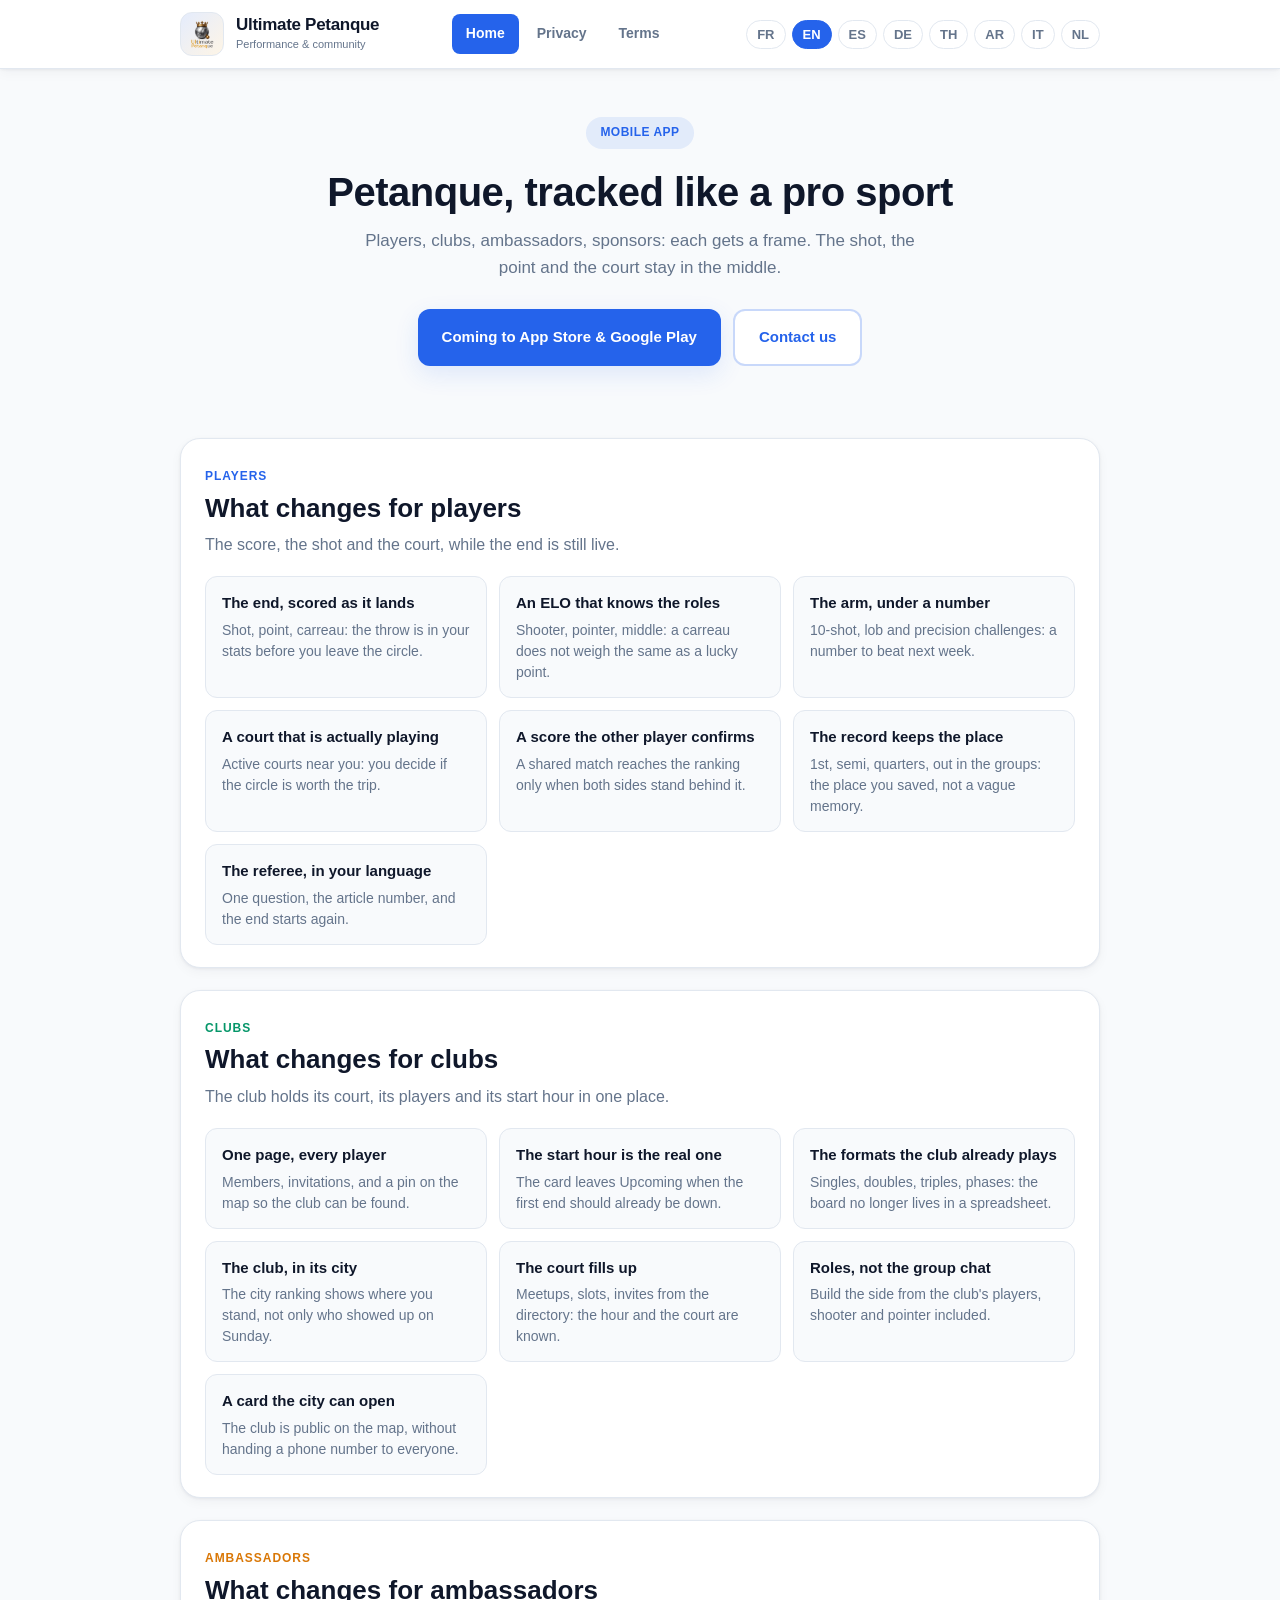
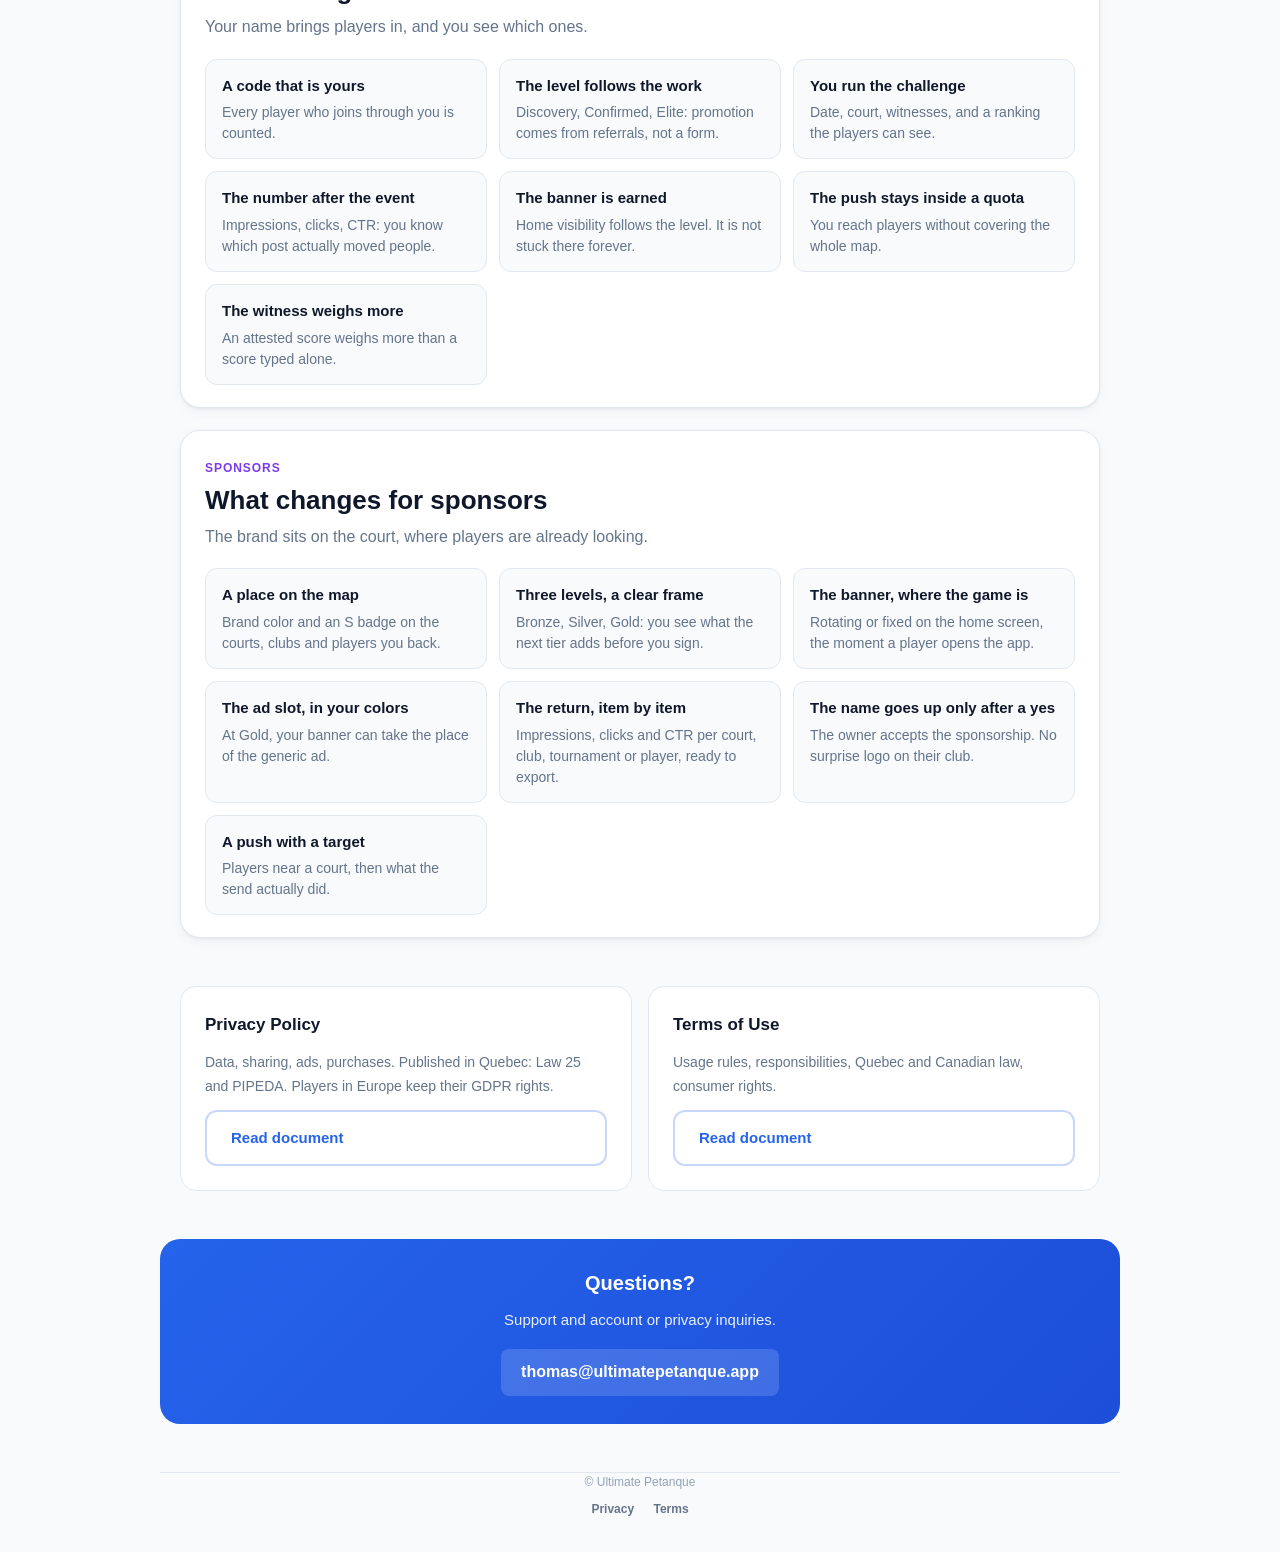
<file: index.html>
<!DOCTYPE html>
<html lang="fr">
<head>
  <meta charset="UTF-8">
  <meta name="viewport" content="width=device-width, initial-scale=1.0">
  <meta name="description" content="Ultimate Petanque — suivi de performances pour joueurs, clubs, ambassadeurs et sponsors.">
  <title>Ultimate Petanque — Application mobile</title>
  <link rel="stylesheet" href="styles/site.css">
  <link rel="icon" href="assets/logo.png" type="image/png">
</head>
<body class="lang-fr" data-page="home" data-title-fr="Ultimate Petanque — Application mobile" data-title-en="Ultimate Petanque — Mobile app">
  <header class="site-header">
    <div class="site-header-inner">
      <a href="index.html" class="brand">
        <img src="assets/logo.png" alt="" class="brand-logo" width="44" height="44" onerror="this.style.display='none';this.nextElementSibling.style.display='flex'">
        <span class="brand-logo-fallback" style="display:none" aria-hidden="true">🌍</span>
        <span class="brand-text">
          <span class="brand-name">Ultimate Petanque</span>
          <span class="brand-tagline" lang="fr">Performance &amp; communauté</span>
          <span class="brand-tagline" lang="en">Performance &amp; community</span>
        </span>
      </a>
      <nav class="site-nav" aria-label="Main">
        <a href="index.html"><span lang="fr">Accueil</span><span lang="en">Home</span></a>
        <a href="privacy-policy.html"><span lang="fr">Confidentialité</span><span lang="en">Privacy</span></a>
        <a href="terms-of-service.html"><span lang="fr">Conditions</span><span lang="en">Terms</span></a>
      </nav>
      <div class="lang-switch" role="group" aria-label="Language">
        <button type="button" data-lang="fr" class="active">FR</button>
        <button type="button" data-lang="en">EN</button>
        <button type="button" data-lang="es">ES</button>
        <button type="button" data-lang="de">DE</button>
        <button type="button" data-lang="th">TH</button>
        <button type="button" data-lang="ar">AR</button>
        <button type="button" data-lang="it">IT</button>
        <button type="button" data-lang="nl">NL</button>
      </div>
    </div>
  </header>

  <main>
    <section class="hero-home">
      <div class="hero-home-badge" lang="fr">Application mobile</div>
      <div class="hero-home-badge" lang="en">Mobile app</div>
      <h1 lang="fr">La pétanque, suivie comme un sport de haut niveau</h1>
      <h1 lang="en">Petanque, tracked like a pro sport</h1>
      <p class="lead" lang="fr">Joueurs, clubs, ambassadeurs, sponsors : chacun a son cadre. Le tir, le point et le terrain restent au centre.</p>
      <p class="lead" lang="en">Players, clubs, ambassadors, sponsors: each gets a frame. The shot, the point and the court stay in the middle.</p>
      <div class="hero-cta">
        <span class="btn btn-primary" lang="fr">Bientôt sur App Store &amp; Google Play</span>
        <span class="btn btn-primary" lang="en">Coming to App Store &amp; Google Play</span>
        <a href="mailto:thomas@ultimatepetanque.app" class="btn btn-secondary" lang="fr">Nous contacter</a>
        <a href="mailto:thomas@ultimatepetanque.app" class="btn btn-secondary" lang="en">Contact us</a>
      </div>
    </section>

    <section class="audiences" aria-label="Audiences">
      <article class="audience" id="players">
        <p class="audience-kicker" style="color:#2563EB" lang="fr">Joueurs</p>
        <p class="audience-kicker" style="color:#2563EB" lang="en">Players</p>
        <h2 lang="fr">Ce qui change pour les joueurs</h2>
        <h2 lang="en">What changes for players</h2>
        <p class="audience-lead" lang="fr">Le score, le tir et le terrain, pendant que la mène est encore en cours.</p>
        <p class="audience-lead" lang="en">The score, the shot and the court, while the end is still live.</p>
        <ul class="benefit-list">
          <li>
            <strong lang="fr">La mène, notée tout de suite</strong>
            <strong lang="en">The end, scored as it lands</strong>
            <span lang="fr">Tir, point, carreau : le geste est dans les stats avant de quitter le cercle.</span>
            <span lang="en">Shot, point, carreau: the throw is in your stats before you leave the circle.</span>
          </li>
          <li>
            <strong lang="fr">Un ELO qui distingue les rôles</strong>
            <strong lang="en">An ELO that knows the roles</strong>
            <span lang="fr">Tireur, pointeur, milieu : un carreau n'a pas le même poids qu'un point chanceux.</span>
            <span lang="en">Shooter, pointer, middle: a carreau does not weigh the same as a lucky point.</span>
          </li>
          <li>
            <strong lang="fr">Le bras, sous un chiffre</strong>
            <strong lang="en">The arm, under a number</strong>
            <span lang="fr">Défis 10 tirs, tir sauté, précision : un score à battre la semaine suivante.</span>
            <span lang="en">10-shot, lob and precision challenges: a number to beat next week.</span>
          </li>
          <li>
            <strong lang="fr">Un terrain qui joue vraiment</strong>
            <strong lang="en">A court that is actually playing</strong>
            <span lang="fr">Les terrains actifs près de vous : vous décidez si le cercle vaut le déplacement.</span>
            <span lang="en">Active courts near you: you decide if the circle is worth the trip.</span>
          </li>
          <li>
            <strong lang="fr">Un score que l'autre confirme</strong>
            <strong lang="en">A score the other player confirms</strong>
            <span lang="fr">Un match partagé n'entre au classement que si les deux camps le valident.</span>
            <span lang="en">A shared match reaches the ranking only when both sides stand behind it.</span>
          </li>
          <li>
            <strong lang="fr">Le palmarès garde la place</strong>
            <strong lang="en">The record keeps the place</strong>
            <span lang="fr">1er, demi-finale, quart, éliminé en poules : la place enregistrée, pas un souvenir flou.</span>
            <span lang="en">1st, semi, quarters, out in the groups: the place you saved, not a vague memory.</span>
          </li>
          <li>
            <strong lang="fr">L'arbitre, dans votre langue</strong>
            <strong lang="en">The referee, in your language</strong>
            <span lang="fr">Une question, le numéro d'article, et la mène reprend.</span>
            <span lang="en">One question, the article number, and the end starts again.</span>
          </li>
        </ul>
      </article>

      <article class="audience" id="clubs">
        <p class="audience-kicker" style="color:#059669" lang="fr">Clubs</p>
        <p class="audience-kicker" style="color:#059669" lang="en">Clubs</p>
        <h2 lang="fr">Ce qui change pour les clubs</h2>
        <h2 lang="en">What changes for clubs</h2>
        <p class="audience-lead" lang="fr">Le club tient son terrain, ses joueurs et son heure de début au même endroit.</p>
        <p class="audience-lead" lang="en">The club holds its court, its players and its start hour in one place.</p>
        <ul class="benefit-list">
          <li>
            <strong lang="fr">Une page, tous les joueurs</strong>
            <strong lang="en">One page, every player</strong>
            <span lang="fr">Membres, invitations, et une épingle sur la carte pour que le club se trouve.</span>
            <span lang="en">Members, invitations, and a pin on the map so the club can be found.</span>
          </li>
          <li>
            <strong lang="fr">L'heure de début est la vraie</strong>
            <strong lang="en">The start hour is the real one</strong>
            <span lang="fr">La carte quitte « À venir » quand la première mène devrait déjà être posée.</span>
            <span lang="en">The card leaves Upcoming when the first end should already be down.</span>
          </li>
          <li>
            <strong lang="fr">Les formats du club</strong>
            <strong lang="en">The formats the club already plays</strong>
            <span lang="fr">Tête-à-tête, doublette, triplette, phases : le tableau n'habite plus un tableur.</span>
            <span lang="en">Singles, doubles, triples, phases: the board no longer lives in a spreadsheet.</span>
          </li>
          <li>
            <strong lang="fr">Le club, dans sa ville</strong>
            <strong lang="en">The club, in its city</strong>
            <span lang="fr">Le classement de ville dit où vous en êtes, pas seulement qui était là dimanche.</span>
            <span lang="en">The city ranking shows where you stand, not only who showed up on Sunday.</span>
          </li>
          <li>
            <strong lang="fr">Le terrain se remplit</strong>
            <strong lang="en">The court fills up</strong>
            <span lang="fr">Rendez-vous, créneaux, invitations depuis l'annuaire : l'heure et le terrain sont connus.</span>
            <span lang="en">Meetups, slots, invites from the directory: the hour and the court are known.</span>
          </li>
          <li>
            <strong lang="fr">Les rôles, pas le groupe de discussion</strong>
            <strong lang="en">Roles, not the group chat</strong>
            <span lang="fr">Montez l'équipe avec les joueurs du club, tireur et pointeur compris.</span>
            <span lang="en">Build the side from the club's players, shooter and pointer included.</span>
          </li>
          <li>
            <strong lang="fr">Une fiche que la ville peut ouvrir</strong>
            <strong lang="en">A card the city can open</strong>
            <span lang="fr">Le club est public sur la carte, sans donner un numéro à tout le monde.</span>
            <span lang="en">The club is public on the map, without handing a phone number to everyone.</span>
          </li>
        </ul>
      </article>

      <article class="audience" id="ambassadors">
        <p class="audience-kicker" style="color:#D97706" lang="fr">Ambassadeurs</p>
        <p class="audience-kicker" style="color:#D97706" lang="en">Ambassadors</p>
        <h2 lang="fr">Ce qui change pour les ambassadeurs</h2>
        <h2 lang="en">What changes for ambassadors</h2>
        <p class="audience-lead" lang="fr">Votre nom amène des joueurs, et vous voyez lesquels.</p>
        <p class="audience-lead" lang="en">Your name brings players in, and you see which ones.</p>
        <ul class="benefit-list">
          <li>
            <strong lang="fr">Un code qui est le vôtre</strong>
            <strong lang="en">A code that is yours</strong>
            <span lang="fr">Chaque joueur qui arrive par vous est compté.</span>
            <span lang="en">Every player who joins through you is counted.</span>
          </li>
          <li>
            <strong lang="fr">Le niveau suit le travail</strong>
            <strong lang="en">The level follows the work</strong>
            <span lang="fr">Découverte, Confirmé, Élite : la promotion vient des parrainages, pas d'un formulaire.</span>
            <span lang="en">Discovery, Confirmed, Elite: promotion comes from referrals, not a form.</span>
          </li>
          <li>
            <strong lang="fr">Le défi, vous le tenez</strong>
            <strong lang="en">You run the challenge</strong>
            <span lang="fr">Date, terrain, témoins, et un classement que les joueurs voient.</span>
            <span lang="en">Date, court, witnesses, and a ranking the players can see.</span>
          </li>
          <li>
            <strong lang="fr">Le chiffre après l'événement</strong>
            <strong lang="en">The number after the event</strong>
            <span lang="fr">Impressions, clics, CTR : vous savez quel post a vraiment déplacé du monde.</span>
            <span lang="en">Impressions, clicks, CTR: you know which post actually moved people.</span>
          </li>
          <li>
            <strong lang="fr">La bannière se mérite</strong>
            <strong lang="en">The banner is earned</strong>
            <span lang="fr">La visibilité à l'accueil suit le niveau. Elle n'est pas collée pour toujours.</span>
            <span lang="en">Home visibility follows the level. It is not stuck there forever.</span>
          </li>
          <li>
            <strong lang="fr">Le push reste dans un quota</strong>
            <strong lang="en">The push stays inside a quota</strong>
            <span lang="fr">Vous touchez des joueurs sans arroser toute la carte.</span>
            <span lang="en">You reach players without covering the whole map.</span>
          </li>
          <li>
            <strong lang="fr">Le témoin pèse plus</strong>
            <strong lang="en">The witness weighs more</strong>
            <span lang="fr">Un score attesté compte davantage qu'un score saisi seul.</span>
            <span lang="en">An attested score weighs more than a score typed alone.</span>
          </li>
        </ul>
      </article>

      <article class="audience" id="sponsors">
        <p class="audience-kicker" style="color:#7C3AED" lang="fr">Sponsors</p>
        <p class="audience-kicker" style="color:#7C3AED" lang="en">Sponsors</p>
        <h2 lang="fr">Ce qui change pour les sponsors</h2>
        <h2 lang="en">What changes for sponsors</h2>
        <p class="audience-lead" lang="fr">La marque est sur le terrain, là où les joueurs regardent déjà.</p>
        <p class="audience-lead" lang="en">The brand sits on the court, where players are already looking.</p>
        <ul class="benefit-list">
          <li>
            <strong lang="fr">Une place sur la carte</strong>
            <strong lang="en">A place on the map</strong>
            <span lang="fr">Couleur de marque et badge S sur les terrains, clubs et joueurs que vous soutenez.</span>
            <span lang="en">Brand color and an S badge on the courts, clubs and players you back.</span>
          </li>
          <li>
            <strong lang="fr">Trois niveaux, un cadre clair</strong>
            <strong lang="en">Three levels, a clear frame</strong>
            <span lang="fr">Bronze, Argent, Or : vous voyez ce que le palier suivant ajoute avant de signer.</span>
            <span lang="en">Bronze, Silver, Gold: you see what the next tier adds before you sign.</span>
          </li>
          <li>
            <strong lang="fr">La bannière, là où ça se joue</strong>
            <strong lang="en">The banner, where the game is</strong>
            <span lang="fr">Tournante ou fixe sur l'accueil, au moment où le joueur ouvre l'app.</span>
            <span lang="en">Rotating or fixed on the home screen, the moment a player opens the app.</span>
          </li>
          <li>
            <strong lang="fr">L'emplacement pub, à vos couleurs</strong>
            <strong lang="en">The ad slot, in your colors</strong>
            <span lang="fr">En Or, votre bannière peut prendre la place de la publicité générique.</span>
            <span lang="en">At Gold, your banner can take the place of the generic ad.</span>
          </li>
          <li>
            <strong lang="fr">Le retour, item par item</strong>
            <strong lang="en">The return, item by item</strong>
            <span lang="fr">Impressions, clics, CTR par terrain, club, tournoi ou joueur, prêts à exporter.</span>
            <span lang="en">Impressions, clicks and CTR per court, club, tournament or player, ready to export.</span>
          </li>
          <li>
            <strong lang="fr">Le nom ne s'affiche qu'avec un oui</strong>
            <strong lang="en">The name goes up only after a yes</strong>
            <span lang="fr">Le propriétaire accepte le sponsoring. Pas de logo surprise sur son club.</span>
            <span lang="en">The owner accepts the sponsorship. No surprise logo on their club.</span>
          </li>
          <li>
            <strong lang="fr">Un push qui a une cible</strong>
            <strong lang="en">A push with a target</strong>
            <span lang="fr">Des joueurs près d'un terrain, puis le résultat réel de l'envoi.</span>
            <span lang="en">Players near a court, then what the send actually did.</span>
          </li>
        </ul>
      </article>
    </section>

    <section class="legal-links-section">
      <div class="legal-cards">
        <article class="legal-card">
          <h3 lang="fr">Politique de confidentialité</h3>
          <h3 lang="en">Privacy Policy</h3>
          <p lang="fr">Données, partage, publicité, achats. Édité au Québec : Loi 25 et LPRPDE. Les joueurs en Europe conservent leurs droits RGPD.</p>
          <p lang="en">Data, sharing, ads, purchases. Published in Quebec: Law 25 and PIPEDA. Players in Europe keep their GDPR rights.</p>
          <a href="privacy-policy.html" class="btn btn-secondary" lang="fr">Lire le document</a>
          <a href="privacy-policy.html" class="btn btn-secondary" lang="en">Read document</a>
        </article>
        <article class="legal-card">
          <h3 lang="fr">Conditions d'utilisation</h3>
          <h3 lang="en">Terms of Use</h3>
          <p lang="fr">Règles d'usage, responsabilités, droit du Québec et du Canada, droits des consommateurs.</p>
          <p lang="en">Usage rules, responsibilities, Quebec and Canadian law, consumer rights.</p>
          <a href="terms-of-service.html" class="btn btn-secondary" lang="fr">Lire le document</a>
          <a href="terms-of-service.html" class="btn btn-secondary" lang="en">Read document</a>
        </article>
      </div>
    </section>

    <section class="contact-strip">
      <h2 lang="fr">Une question ?</h2>
      <h2 lang="en">Questions?</h2>
      <p lang="fr">Support et demandes liées au compte ou à la confidentialité.</p>
      <p lang="en">Support and account or privacy inquiries.</p>
      <a href="mailto:thomas@ultimatepetanque.app">thomas@ultimatepetanque.app</a>
    </section>
  </main>

  <footer class="page-footer" style="max-width:960px;margin:0 auto 32px;padding:0 20px">
    <p>© Ultimate Petanque</p>
    <p style="margin-top:8px">
      <a href="privacy-policy.html" lang="fr">Confidentialité</a>
      <a href="privacy-policy.html" lang="en">Privacy</a>
      <a href="terms-of-service.html" lang="fr">Conditions</a>
      <a href="terms-of-service.html" lang="en">Terms</a>
    </p>
  </footer>
  <script src="js/dict.js"></script>
  <script src="js/dict-legal.js"></script>
  <script src="js/dict-legal-b.js"></script>
  <script src="js/dict-legal-c.js"></script>
  <script src="js/dict-legal-d.js"></script>
  <script src="js/dict-legal-e.js"></script>
  <script src="js/dict-legal-f.js"></script>
  <script src="js/dict-legal-g.js"></script>
  <script src="js/dict-legal-h.js"></script>
  <script src="js/dict-legal-i.js"></script>
  <script src="js/site.js"></script>
  <script src="js/analytics.js"></script>
</body>
</html>
</file>
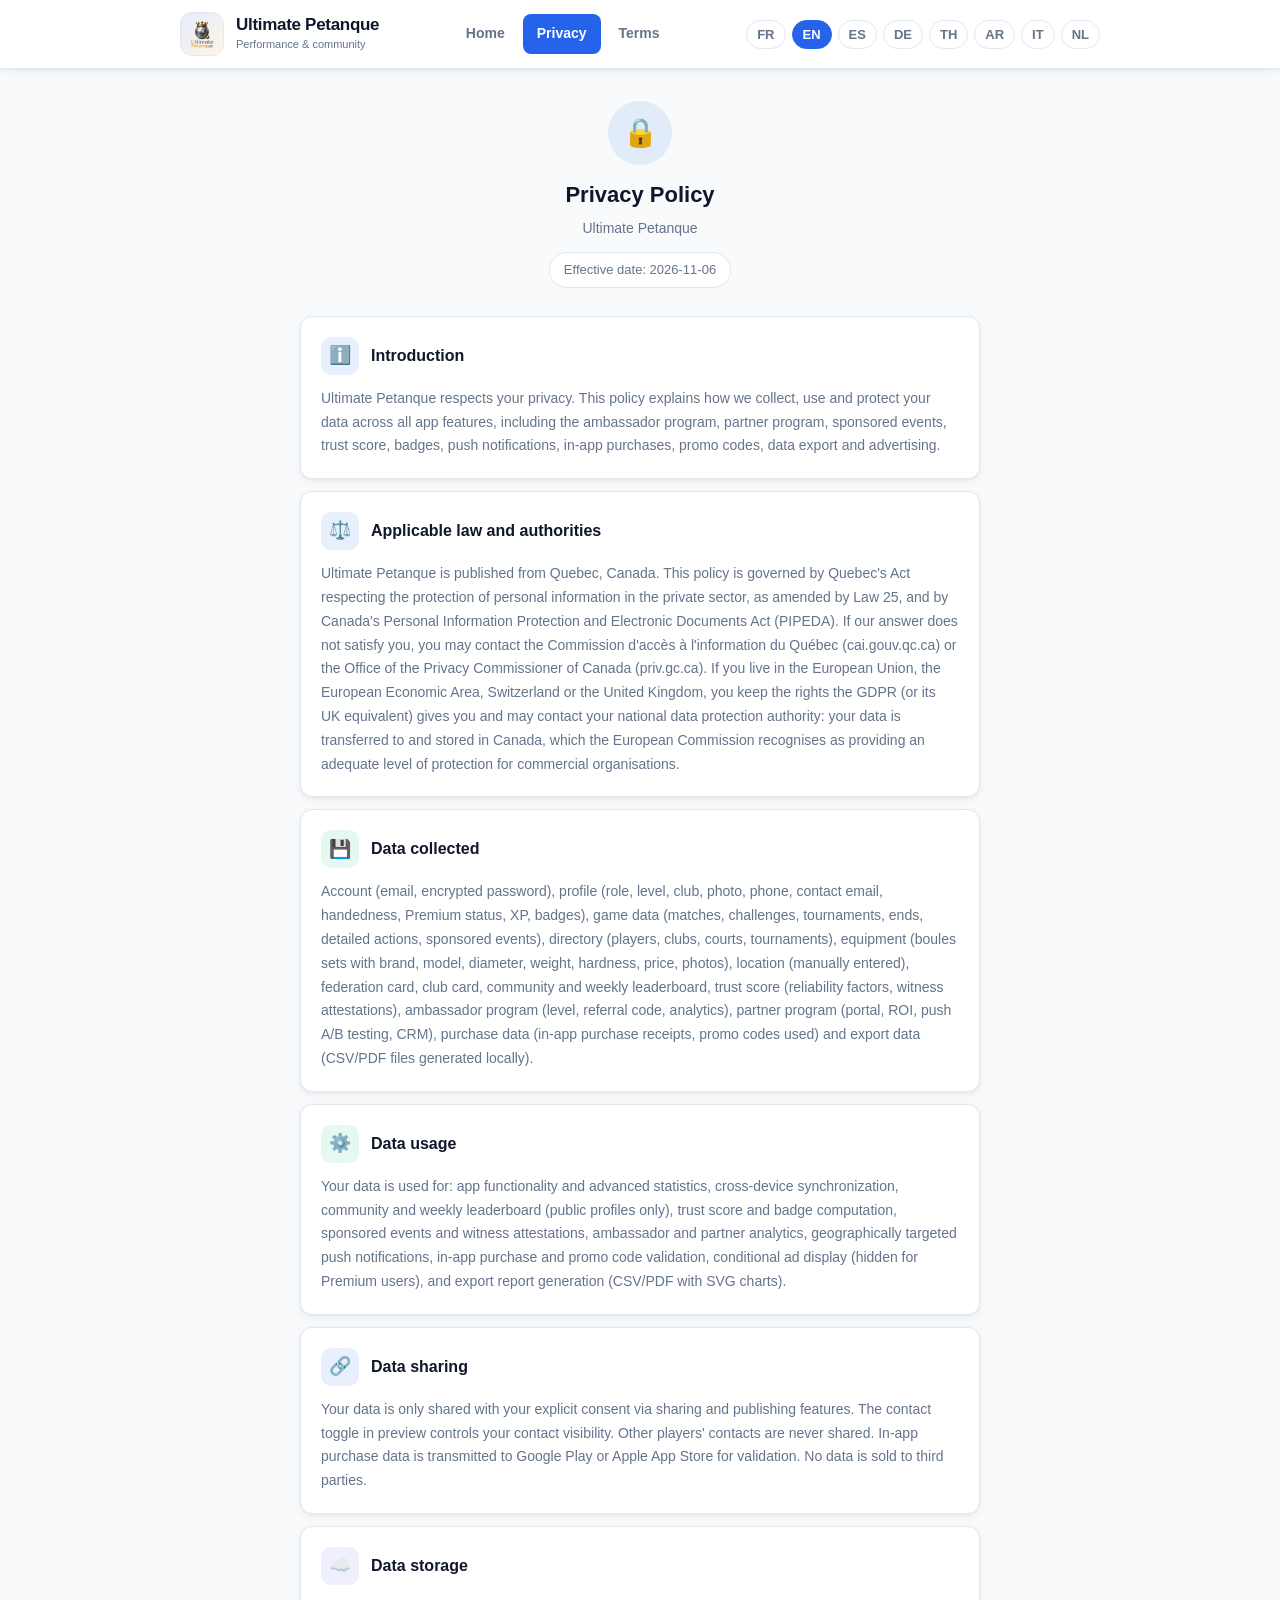
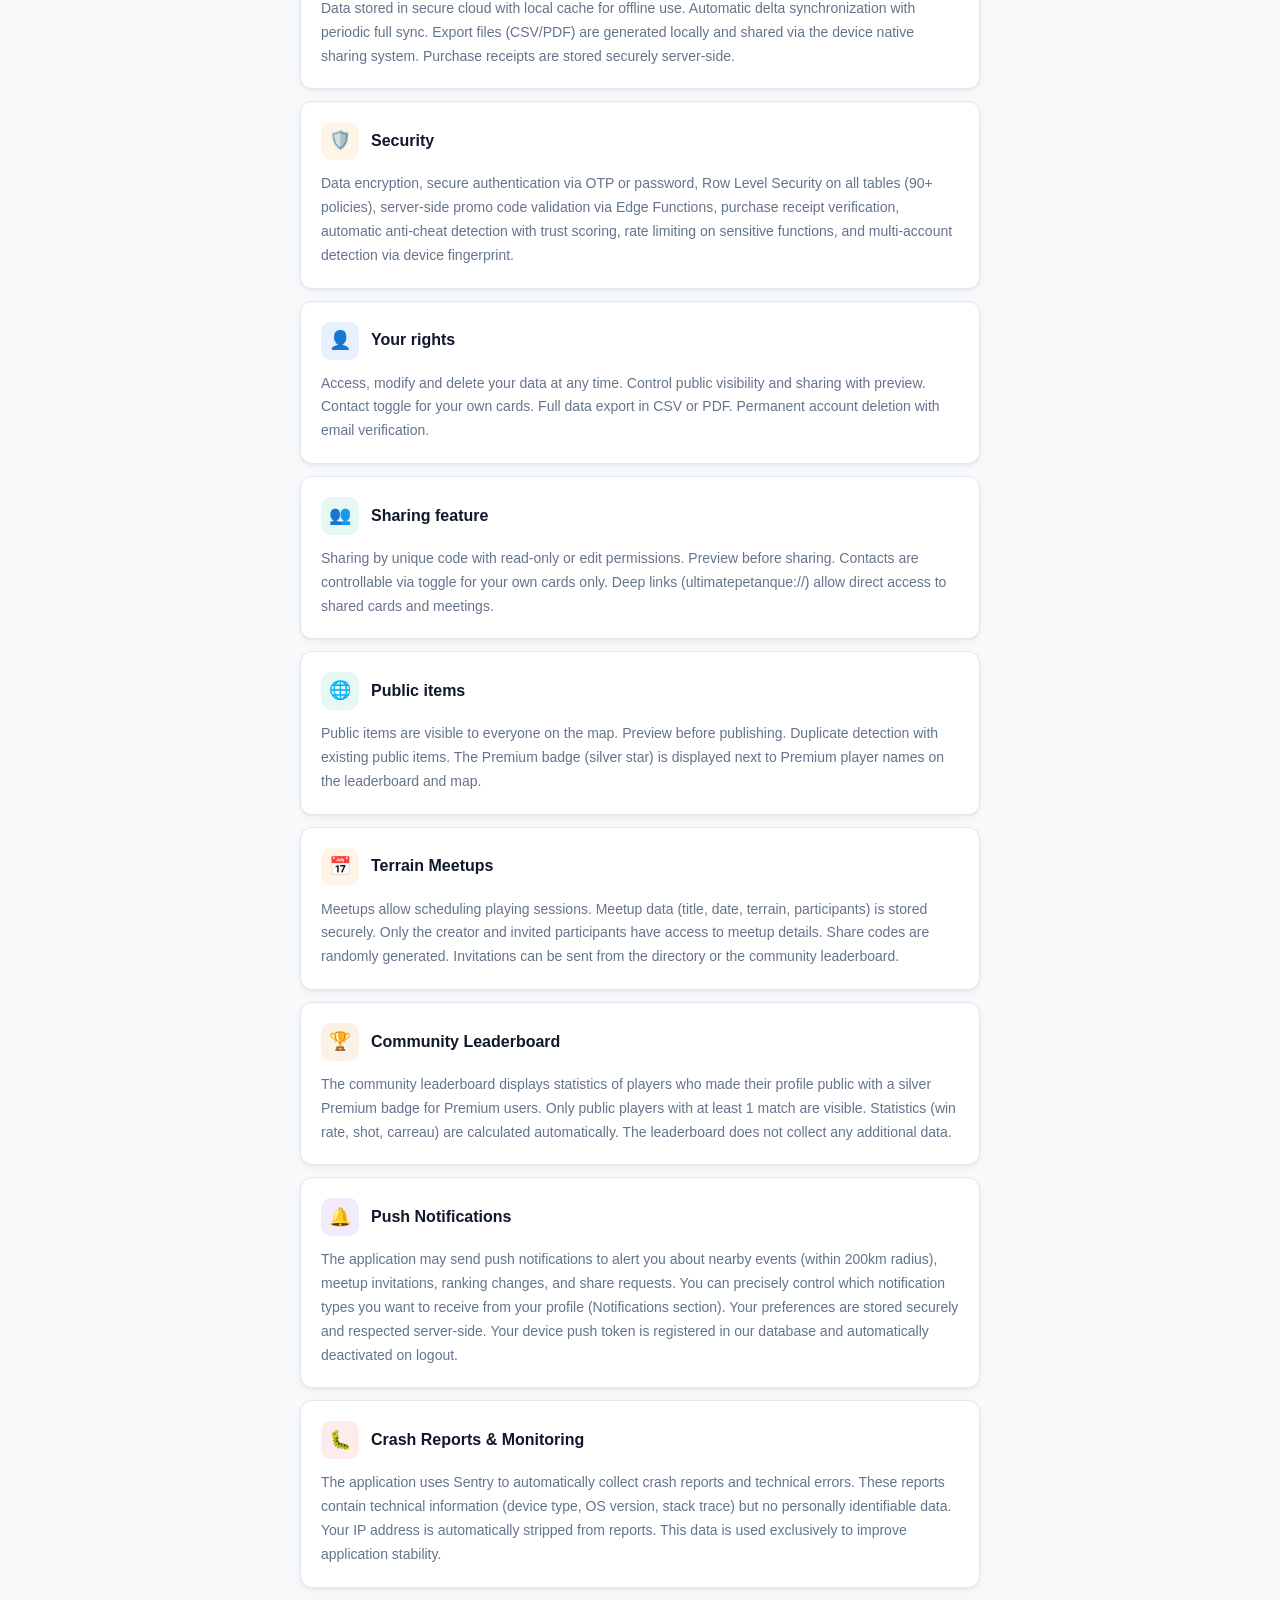
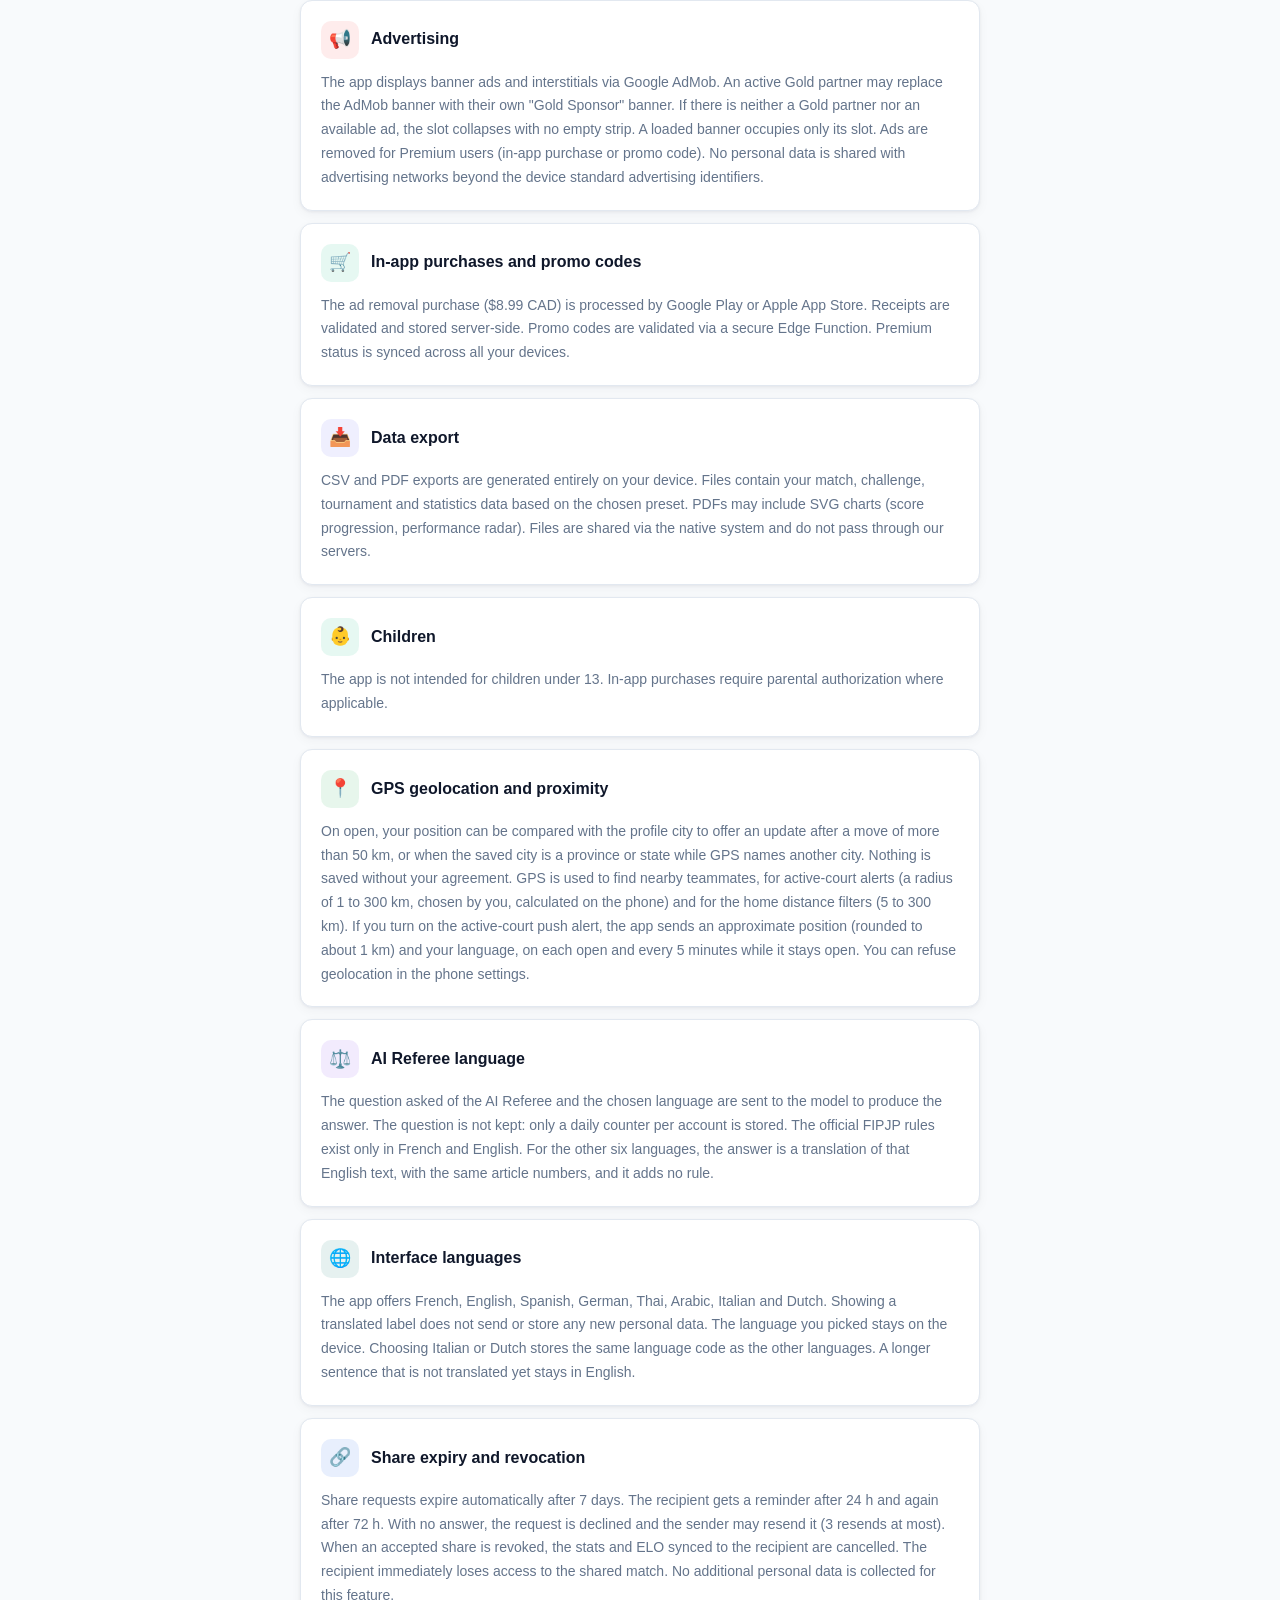
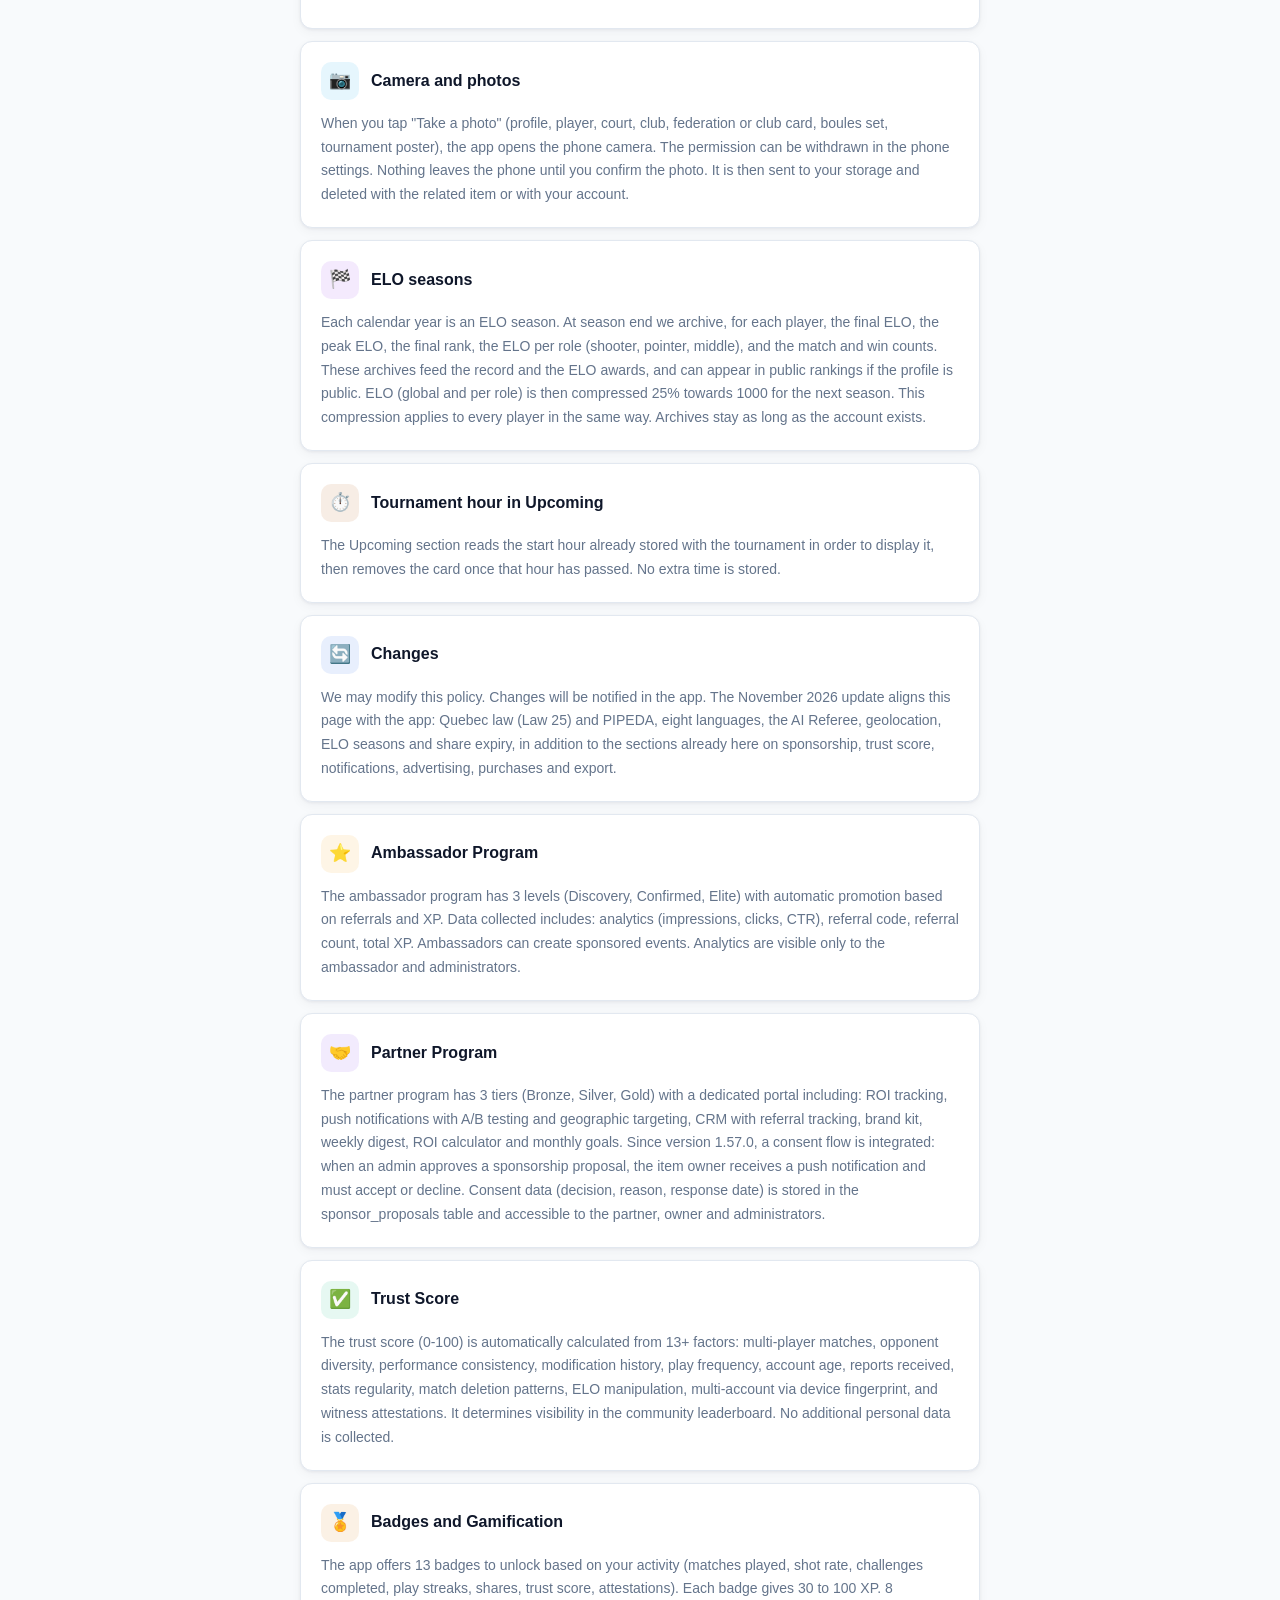
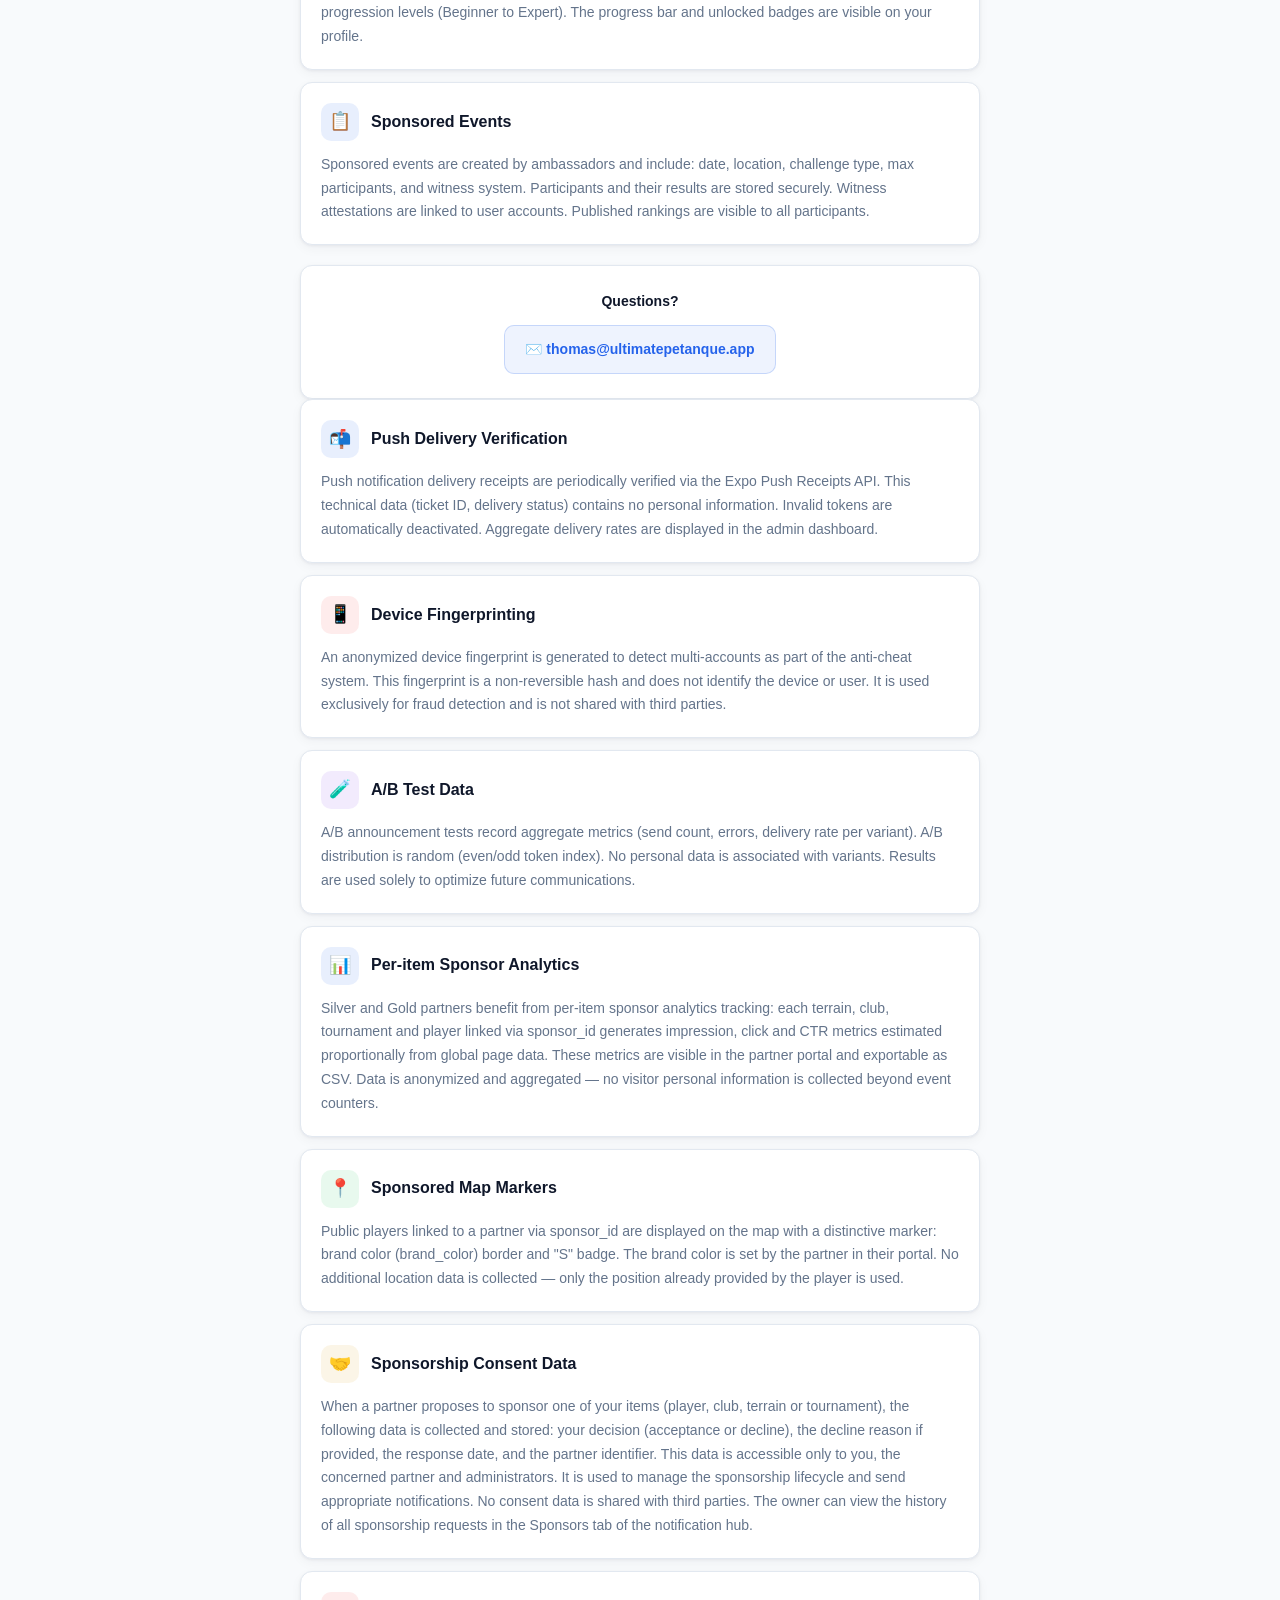
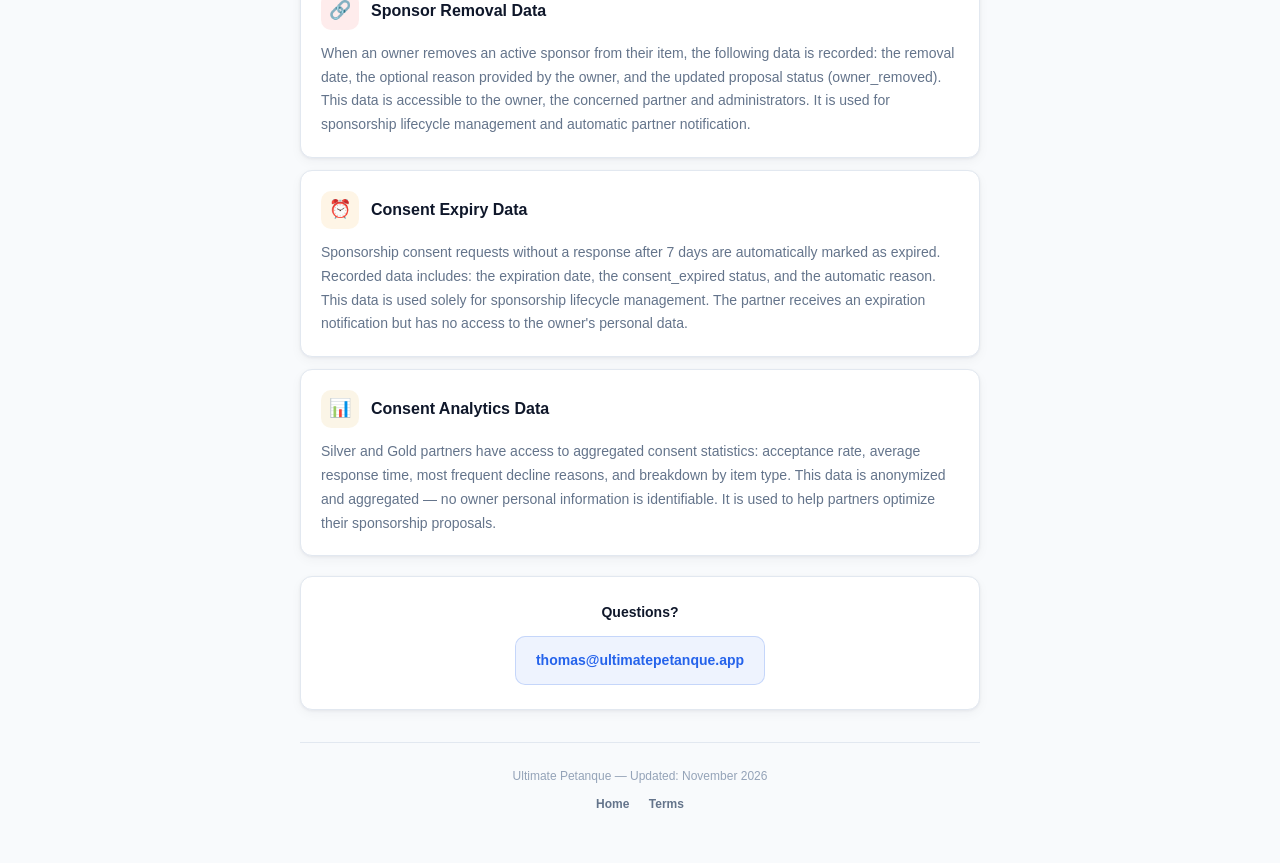
<file: privacy-policy.html>
<!DOCTYPE html>
<html lang="fr">
<head>
  <meta charset="UTF-8">
  <meta name="viewport" content="width=device-width, initial-scale=1.0">
  <meta name="description" content="Politique de confidentialité — Ultimate Petanque">
  <title>Politique de confidentialité — Ultimate Petanque</title>
  <link rel="stylesheet" href="styles/site.css">
  <link rel="icon" href="assets/logo.png" type="image/png">
</head>
<body class="lang-fr" data-page="privacy" data-title-fr="Politique de confidentialité — Ultimate Petanque" data-title-en="Privacy Policy — Ultimate Petanque">
  <header class="site-header">
    <div class="site-header-inner">
      <a href="index.html" class="brand">
        <img src="assets/logo.png" alt="" class="brand-logo" width="44" height="44" onerror="this.style.display='none';this.nextElementSibling.style.display='flex'">
        <span class="brand-logo-fallback" style="display:none" aria-hidden="true">🌍</span>
        <span class="brand-text">
          <span class="brand-name">Ultimate Petanque</span>
          <span class="brand-tagline" lang="fr">Performance &amp; communauté</span>
          <span class="brand-tagline" lang="en">Performance &amp; community</span>
        </span>
      </a>
      <nav class="site-nav" aria-label="Main">
        <a href="index.html"><span lang="fr">Accueil</span><span lang="en">Home</span></a>
        <a href="privacy-policy.html"><span lang="fr">Confidentialité</span><span lang="en">Privacy</span></a>
        <a href="terms-of-service.html"><span lang="fr">Conditions</span><span lang="en">Terms</span></a>
      </nav>
      <div class="lang-switch" role="group" aria-label="Language">
        <button type="button" data-lang="fr" class="active">FR</button>
        <button type="button" data-lang="en">EN</button>
        <button type="button" data-lang="es">ES</button>
        <button type="button" data-lang="de">DE</button>
        <button type="button" data-lang="th">TH</button>
        <button type="button" data-lang="ar">AR</button>
        <button type="button" data-lang="it">IT</button>
        <button type="button" data-lang="nl">NL</button>
      </div>
    </div>
  </header>
  <main class="legal-container">
    <div class="legal-hero">
      <div class="legal-hero-icon">🔒</div>
      <h2 lang="fr">Politique de confidentialité</h2>
      <h2 lang="en">Privacy Policy</h2>
      <div class="subtitle">Ultimate Petanque</div>
      <div class="date-badge">
        <span lang="fr">Date d'entrée en vigueur : 2026-11-06</span>
        <span lang="en">Effective date: 2026-11-06</span>
      </div>
    </div>

    <!-- Introduction -->
    <div class="section">
      <div class="section-header">
        <div class="section-icon" style="background:rgba(37,99,235,0.1)">ℹ️</div>
        <div class="section-title" lang="fr">Introduction</div>
        <div class="section-title" lang="en">Introduction</div>
      </div>
      <div class="section-content" lang="fr">Ultimate Petanque respecte votre vie privée. Cette politique explique comment nous collectons, utilisons et protégeons vos données dans le cadre de toutes les fonctionnalités de l'application, y compris le programme ambassadeur, le programme partenaire, les événements sponsorisés, le score de confiance, les badges, les notifications push, les achats intégrés, les codes promo, l'export de données et la publicité.</div>
      <div class="section-content" lang="en">Ultimate Petanque respects your privacy. This policy explains how we collect, use and protect your data across all app features, including the ambassador program, partner program, sponsored events, trust score, badges, push notifications, in-app purchases, promo codes, data export and advertising.</div>
    </div>

    
    <div class="section">
      <div class="section-header">
        <div class="section-icon" style="background:rgba(37,99,235,0.1)">⚖️</div>
        <div class="section-title" lang="fr">Loi applicable et autorités</div>
        <div class="section-title" lang="en">Applicable law and authorities</div>
      </div>
      <div class="section-content" lang="fr">Ultimate Petanque est édité depuis le Québec (Canada). Cette politique est régie par la Loi sur la protection des renseignements personnels dans le secteur privé du Québec, telle que modifiée par la Loi 25, et par la Loi sur la protection des renseignements personnels et les documents électroniques (LPRPDE) du Canada. Si notre réponse ne vous satisfait pas, vous pouvez saisir la Commission d'accès à l'information du Québec (cai.gouv.qc.ca) ou le Commissariat à la protection de la vie privée du Canada (priv.gc.ca). Si vous résidez dans l'Union européenne, l'Espace économique européen, la Suisse ou le Royaume-Uni, vous conservez les droits que vous accorde le RGPD (ou son équivalent britannique) et vous pouvez saisir l'autorité de protection des données de votre pays : vos données sont transférées et conservées au Canada, que la Commission européenne reconnaît comme offrant un niveau de protection adéquat pour les organisations commerciales.</div>
      <div class="section-content" lang="en">Ultimate Petanque is published from Quebec, Canada. This policy is governed by Quebec's Act respecting the protection of personal information in the private sector, as amended by Law 25, and by Canada's Personal Information Protection and Electronic Documents Act (PIPEDA). If our answer does not satisfy you, you may contact the Commission d'accès à l'information du Québec (cai.gouv.qc.ca) or the Office of the Privacy Commissioner of Canada (priv.gc.ca). If you live in the European Union, the European Economic Area, Switzerland or the United Kingdom, you keep the rights the GDPR (or its UK equivalent) gives you and may contact your national data protection authority: your data is transferred to and stored in Canada, which the European Commission recognises as providing an adequate level of protection for commercial organisations.</div>
    </div>

    <!-- Data Collected -->
    <div class="section">
      <div class="section-header">
        <div class="section-icon" style="background:rgba(16,185,129,0.1)">💾</div>
        <div class="section-title" lang="fr">Données collectées</div>
        <div class="section-title" lang="en">Data collected</div>
      </div>
      <div class="section-content" lang="fr">Compte (email, mot de passe chiffré), profil (rôle, niveau, club, photo, téléphone, email de contact, latéralité, statut Premium, XP, badges), données de jeu (matchs, défis, tournois, mènes, actions détaillées, événements sponsorisés), annuaire (joueurs, clubs, terrains, tournois), équipement (sets de boules avec marque, modèle, diamètre, poids, dureté, prix, photos), localisation (saisie manuelle), carte de fédération, carte de club, classement communautaire et hebdomadaire, score de confiance (facteurs de fiabilité, attestations de témoins), programme ambassadeur (niveau, code parrainage, analytics), programme partenaire (portail, ROI, push A/B testing, CRM), données d'achat (reçus in-app purchase, codes promo utilisés) et données d'export (fichiers CSV/PDF générés localement).</div>
      <div class="section-content" lang="en">Account (email, encrypted password), profile (role, level, club, photo, phone, contact email, handedness, Premium status, XP, badges), game data (matches, challenges, tournaments, ends, detailed actions, sponsored events), directory (players, clubs, courts, tournaments), equipment (boules sets with brand, model, diameter, weight, hardness, price, photos), location (manually entered), federation card, club card, community and weekly leaderboard, trust score (reliability factors, witness attestations), ambassador program (level, referral code, analytics), partner program (portal, ROI, push A/B testing, CRM), purchase data (in-app purchase receipts, promo codes used) and export data (CSV/PDF files generated locally).</div>
    </div>

    <!-- Data Usage -->
    <div class="section">
      <div class="section-header">
        <div class="section-icon" style="background:rgba(16,185,129,0.1)">⚙️</div>
        <div class="section-title" lang="fr">Utilisation des données</div>
        <div class="section-title" lang="en">Data usage</div>
      </div>
      <div class="section-content" lang="fr">Vos données sont utilisées pour : le fonctionnement de l'application et les statistiques avancées, la synchronisation entre appareils, le classement communautaire et hebdomadaire (profils publics uniquement), le calcul du score de confiance et des badges, les événements sponsorisés et attestations de témoins, les analytics ambassadeur et partenaire, les notifications push ciblées géographiquement, la validation des achats in-app et codes promo, l'affichage conditionnel des publicités (masquées pour les utilisateurs Premium), et la génération de rapports d'export (CSV/PDF avec graphiques SVG).</div>
      <div class="section-content" lang="en">Your data is used for: app functionality and advanced statistics, cross-device synchronization, community and weekly leaderboard (public profiles only), trust score and badge computation, sponsored events and witness attestations, ambassador and partner analytics, geographically targeted push notifications, in-app purchase and promo code validation, conditional ad display (hidden for Premium users), and export report generation (CSV/PDF with SVG charts).</div>
    </div>

    <!-- Data Sharing -->
    <div class="section">
      <div class="section-header">
        <div class="section-icon" style="background:rgba(37,99,235,0.1)">🔗</div>
        <div class="section-title" lang="fr">Partage des données</div>
        <div class="section-title" lang="en">Data sharing</div>
      </div>
      <div class="section-content" lang="fr">Vos données ne sont partagées qu'avec votre consentement explicite via les fonctionnalités de partage et de publication. Le toggle contacts dans l'aperçu contrôle la visibilité de vos coordonnées. Les contacts d'autres joueurs ne sont jamais partagés. Les données d'achat in-app sont transmises à Google Play ou Apple App Store pour validation. Aucune donnée n'est vendue à des tiers.</div>
      <div class="section-content" lang="en">Your data is only shared with your explicit consent via sharing and publishing features. The contact toggle in preview controls your contact visibility. Other players' contacts are never shared. In-app purchase data is transmitted to Google Play or Apple App Store for validation. No data is sold to third parties.</div>
    </div>

    <!-- Data Storage -->
    <div class="section">
      <div class="section-header">
        <div class="section-icon" style="background:rgba(99,102,241,0.1)">☁️</div>
        <div class="section-title" lang="fr">Stockage des données</div>
        <div class="section-title" lang="en">Data storage</div>
      </div>
      <div class="section-content" lang="fr">Données stockées en cloud sécurisé avec cache local pour utilisation hors-ligne. Synchronisation delta automatique avec synchronisation complète périodique. Les fichiers d'export (CSV/PDF) sont générés localement et partagés via le système natif de l'appareil. Les reçus d'achat sont stockés de manière sécurisée côté serveur.</div>
      <div class="section-content" lang="en">Data stored in secure cloud with local cache for offline use. Automatic delta synchronization with periodic full sync. Export files (CSV/PDF) are generated locally and shared via the device native sharing system. Purchase receipts are stored securely server-side.</div>
    </div>

    <!-- Security -->
    <div class="section">
      <div class="section-header">
        <div class="section-icon" style="background:rgba(245,158,11,0.1)">🛡️</div>
        <div class="section-title" lang="fr">Sécurité</div>
        <div class="section-title" lang="en">Security</div>
      </div>
      <div class="section-content" lang="fr">Chiffrement des données, authentification sécurisée par OTP ou mot de passe, Row Level Security sur toutes les tables (90+ politiques), validation serveur des codes promo via Edge Functions, vérification des reçus d'achat, détection anti-triche automatique avec score de confiance, limitation de requêtes sur les fonctions sensibles, et détection multi-comptes par empreinte d'appareil.</div>
      <div class="section-content" lang="en">Data encryption, secure authentication via OTP or password, Row Level Security on all tables (90+ policies), server-side promo code validation via Edge Functions, purchase receipt verification, automatic anti-cheat detection with trust scoring, rate limiting on sensitive functions, and multi-account detection via device fingerprint.</div>
    </div>

    <!-- User Rights -->
    <div class="section">
      <div class="section-header">
        <div class="section-icon" style="background:rgba(37,99,235,0.1)">👤</div>
        <div class="section-title" lang="fr">Vos droits</div>
        <div class="section-title" lang="en">Your rights</div>
      </div>
      <div class="section-content" lang="fr">Accès, modification et suppression de vos données à tout moment. Contrôle de la visibilité publique et du partage avec aperçu. Toggle contacts pour vos propres fiches. Export complet de vos données en CSV ou PDF. Suppression définitive du compte avec vérification par email.</div>
      <div class="section-content" lang="en">Access, modify and delete your data at any time. Control public visibility and sharing with preview. Contact toggle for your own cards. Full data export in CSV or PDF. Permanent account deletion with email verification.</div>
    </div>

    <!-- Sharing Feature -->
    <div class="section">
      <div class="section-header">
        <div class="section-icon" style="background:rgba(16,185,129,0.1)">👥</div>
        <div class="section-title" lang="fr">Fonctionnalité de partage</div>
        <div class="section-title" lang="en">Sharing feature</div>
      </div>
      <div class="section-content" lang="fr">Partage par code unique avec permissions lecture seule ou modification. Aperçu avant partage. Les contacts sont contrôlables via toggle pour vos propres fiches uniquement. Les liens profonds (ultimatepetanque://) permettent un accès direct aux fiches et rendez-vous partagés.</div>
      <div class="section-content" lang="en">Sharing by unique code with read-only or edit permissions. Preview before sharing. Contacts are controllable via toggle for your own cards only. Deep links (ultimatepetanque://) allow direct access to shared cards and meetings.</div>
    </div>

    <!-- Public Items -->
    <div class="section">
      <div class="section-header">
        <div class="section-icon" style="background:rgba(16,185,129,0.1)">🌐</div>
        <div class="section-title" lang="fr">Fiches publiques</div>
        <div class="section-title" lang="en">Public items</div>
      </div>
      <div class="section-content" lang="fr">Les fiches publiques sont visibles par tous sur la carte. Aperçu avant publication. Détection de doublons avec les fiches publiques existantes. Le badge Premium (étoile argentée) est affiché à côté des noms des joueurs Premium sur le classement et la carte.</div>
      <div class="section-content" lang="en">Public items are visible to everyone on the map. Preview before publishing. Duplicate detection with existing public items. The Premium badge (silver star) is displayed next to Premium player names on the leaderboard and map.</div>
    </div>

    <!-- Meetups -->
    <div class="section">
      <div class="section-header">
        <div class="section-icon" style="background:rgba(245,158,11,0.1)">📅</div>
        <div class="section-title" lang="fr">Rendez-vous terrain</div>
        <div class="section-title" lang="en">Terrain Meetups</div>
      </div>
      <div class="section-content" lang="fr">Les rendez-vous permettent de planifier des sessions de jeu. Les données des RDV (titre, date, terrain, participants) sont stockées de manière sécurisée. Seuls le créateur et les participants invités ont accès aux détails du RDV. Les codes de partage sont générés aléatoirement. Les invitations peuvent être envoyées depuis l'annuaire ou le classement communautaire.</div>
      <div class="section-content" lang="en">Meetups allow scheduling playing sessions. Meetup data (title, date, terrain, participants) is stored securely. Only the creator and invited participants have access to meetup details. Share codes are randomly generated. Invitations can be sent from the directory or the community leaderboard.</div>
    </div>

    <!-- Leaderboard -->
    <div class="section">
      <div class="section-header">
        <div class="section-icon" style="background:rgba(217,119,6,0.1)">🏆</div>
        <div class="section-title" lang="fr">Classement communautaire</div>
        <div class="section-title" lang="en">Community Leaderboard</div>
      </div>
      <div class="section-content" lang="fr">Le classement communautaire affiche les statistiques des joueurs ayant rendu leur profil public avec badge Premium argenté pour les utilisateurs Premium. Seuls les joueurs publics avec au moins 1 match sont visibles. Les statistiques (taux de victoire, tir, carreaux) sont calculées automatiquement. Le classement ne collecte aucune donnée supplémentaire.</div>
      <div class="section-content" lang="en">The community leaderboard displays statistics of players who made their profile public with a silver Premium badge for Premium users. Only public players with at least 1 match are visible. Statistics (win rate, shot, carreau) are calculated automatically. The leaderboard does not collect any additional data.</div>
    </div>

    <!-- Push Notifications -->
    <div class="section">
      <div class="section-header">
        <div class="section-icon" style="background:rgba(124,58,237,0.1)">🔔</div>
        <div class="section-title" lang="fr">Notifications push</div>
        <div class="section-title" lang="en">Push Notifications</div>
      </div>
      <div class="section-content" lang="fr">L'application peut envoyer des notifications push pour vous alerter sur des événements proches (dans un rayon de 200km), des invitations à des rendez-vous, des changements de classement, et des demandes de partage. Vous pouvez contrôler précisément quels types de notifications vous souhaitez recevoir depuis votre profil (section Notifications). Vos préférences sont stockées de manière sécurisée et respectées côté serveur. Le token push de votre appareil est enregistré dans notre base de données et désactivé automatiquement à la déconnexion.</div>
      <div class="section-content" lang="en">The application may send push notifications to alert you about nearby events (within 200km radius), meetup invitations, ranking changes, and share requests. You can precisely control which notification types you want to receive from your profile (Notifications section). Your preferences are stored securely and respected server-side. Your device push token is registered in our database and automatically deactivated on logout.</div>
    </div>

    <!-- Crash Reports -->
    <div class="section">
      <div class="section-header">
        <div class="section-icon" style="background:rgba(239,68,68,0.1)">🐛</div>
        <div class="section-title" lang="fr">Rapports de crash et monitoring</div>
        <div class="section-title" lang="en">Crash Reports &amp; Monitoring</div>
      </div>
      <div class="section-content" lang="fr">L'application utilise Sentry pour collecter automatiquement les rapports de crash et erreurs techniques. Ces rapports contiennent des informations techniques (type d'appareil, version OS, stack trace) mais aucune donnée personnelle identifiable. Votre adresse IP est automatiquement supprimée des rapports. Ces données sont utilisées exclusivement pour améliorer la stabilité de l'application.</div>
      <div class="section-content" lang="en">The application uses Sentry to automatically collect crash reports and technical errors. These reports contain technical information (device type, OS version, stack trace) but no personally identifiable data. Your IP address is automatically stripped from reports. This data is used exclusively to improve application stability.</div>
    </div>

    <!-- Advertising -->
    <div class="section">
      <div class="section-header">
        <div class="section-icon" style="background:rgba(239,68,68,0.1)">📢</div>
        <div class="section-title" lang="fr">Publicité</div>
        <div class="section-title" lang="en">Advertising</div>
      </div>
      <div class="section-content" lang="fr">L'application affiche des bannières publicitaires et des interstitiels via Google AdMob. Un partenaire Or actif peut remplacer la bannière AdMob par sa propre bannière « Sponsor Or ». S'il n'y a ni partenaire Or ni publicité disponible, l'emplacement se replie sans bandeau vide. Une bannière chargée occupe uniquement son emplacement. Les publicités sont supprimées pour les utilisateurs Premium (achat in-app ou code promo). Aucune donnée personnelle n'est partagée avec les réseaux publicitaires au-delà des identifiants publicitaires standards de l'appareil.</div>
      <div class="section-content" lang="en">The app displays banner ads and interstitials via Google AdMob. An active Gold partner may replace the AdMob banner with their own "Gold Sponsor" banner. If there is neither a Gold partner nor an available ad, the slot collapses with no empty strip. A loaded banner occupies only its slot. Ads are removed for Premium users (in-app purchase or promo code). No personal data is shared with advertising networks beyond the device standard advertising identifiers.</div>
    </div>

    <!-- Purchases -->
    <div class="section">
      <div class="section-header">
        <div class="section-icon" style="background:rgba(16,185,129,0.1)">🛒</div>
        <div class="section-title" lang="fr">Achats intégrés et codes promo</div>
        <div class="section-title" lang="en">In-app purchases and promo codes</div>
      </div>
      <div class="section-content" lang="fr">L'achat de suppression des publicités (8,99 $CAD) est traité par Google Play ou Apple App Store. Les reçus sont validés et stockés côté serveur. Les codes promo sont validés via une Edge Function sécurisée. Le statut Premium est synchronisé sur tous vos appareils.</div>
      <div class="section-content" lang="en">The ad removal purchase ($8.99 CAD) is processed by Google Play or Apple App Store. Receipts are validated and stored server-side. Promo codes are validated via a secure Edge Function. Premium status is synced across all your devices.</div>
    </div>

    <!-- Export -->
    <div class="section">
      <div class="section-header">
        <div class="section-icon" style="background:rgba(99,102,241,0.1)">📥</div>
        <div class="section-title" lang="fr">Export de données</div>
        <div class="section-title" lang="en">Data export</div>
      </div>
      <div class="section-content" lang="fr">Les exports CSV et PDF sont générés entièrement sur votre appareil. Les fichiers contiennent vos données de matchs, défis, tournois et statistiques selon le preset choisi. Les PDF peuvent inclure des graphiques SVG (progression de score, radar de performance). Les fichiers sont partagés via le système natif et ne transitent pas par nos serveurs.</div>
      <div class="section-content" lang="en">CSV and PDF exports are generated entirely on your device. Files contain your match, challenge, tournament and statistics data based on the chosen preset. PDFs may include SVG charts (score progression, performance radar). Files are shared via the native system and do not pass through our servers.</div>
    </div>

    <!-- Children -->
    <div class="section">
      <div class="section-header">
        <div class="section-icon" style="background:rgba(16,185,129,0.1)">👶</div>
        <div class="section-title" lang="fr">Enfants</div>
        <div class="section-title" lang="en">Children</div>
      </div>
      <div class="section-content" lang="fr">L'application n'est pas destinée aux enfants de moins de 13 ans. Les achats intégrés nécessitent l'autorisation parentale le cas échéant.</div>
      <div class="section-content" lang="en">The app is not intended for children under 13. In-app purchases require parental authorization where applicable.</div>
    </div>

    
    <div class="section">
      <div class="section-header">
        <div class="section-icon" style="background:rgba(22,163,74,0.1)">📍</div>
        <div class="section-title" lang="fr">Géolocalisation GPS et proximité</div>
        <div class="section-title" lang="en">GPS geolocation and proximity</div>
      </div>
      <div class="section-content" lang="fr">À l'ouverture, votre position peut être comparée à la ville du profil pour proposer une mise à jour après un déplacement de plus de 50 km, ou si la ville enregistrée est une province ou un État alors que le GPS indique une autre ville. Rien n'est enregistré sans votre accord. Le GPS sert à chercher des équipiers proches, aux alertes de terrain actif (rayon de 1 à 300 km, choisi par vous, calculé sur le téléphone) et aux filtres de distance de l'accueil (5 à 300 km). Si vous activez l'alerte push de terrain actif, l'application envoie une position approximative (arrondie à environ 1 km) et votre langue, à chaque ouverture et toutes les 5 minutes tant qu'elle est ouverte. Vous pouvez refuser la géolocalisation dans les réglages du téléphone.</div>
      <div class="section-content" lang="en">On open, your position can be compared with the profile city to offer an update after a move of more than 50 km, or when the saved city is a province or state while GPS names another city. Nothing is saved without your agreement. GPS is used to find nearby teammates, for active-court alerts (a radius of 1 to 300 km, chosen by you, calculated on the phone) and for the home distance filters (5 to 300 km). If you turn on the active-court push alert, the app sends an approximate position (rounded to about 1 km) and your language, on each open and every 5 minutes while it stays open. You can refuse geolocation in the phone settings.</div>
    </div>

    <div class="section">
      <div class="section-header">
        <div class="section-icon" style="background:rgba(124,58,237,0.1)">⚖️</div>
        <div class="section-title" lang="fr">Langue de l'arbitre IA</div>
        <div class="section-title" lang="en">AI Referee language</div>
      </div>
      <div class="section-content" lang="fr">La question posée à l'arbitre IA et la langue choisie sont envoyées au modèle pour produire la réponse. La question n'est pas conservée : seul un compteur quotidien par compte est enregistré. Le règlement officiel de la FIPJP n'existe qu'en français et en anglais. Pour les six autres langues, la réponse est une traduction de ce texte anglais, avec les mêmes numéros d'articles, et n'ajoute aucune règle.</div>
      <div class="section-content" lang="en">The question asked of the AI Referee and the chosen language are sent to the model to produce the answer. The question is not kept: only a daily counter per account is stored. The official FIPJP rules exist only in French and English. For the other six languages, the answer is a translation of that English text, with the same article numbers, and it adds no rule.</div>
    </div>

    <div class="section">
      <div class="section-header">
        <div class="section-icon" style="background:rgba(15,118,110,0.1)">🌐</div>
        <div class="section-title" lang="fr">Langues de l'interface</div>
        <div class="section-title" lang="en">Interface languages</div>
      </div>
      <div class="section-content" lang="fr">L'application propose le français, l'anglais, l'espagnol, l'allemand, le thaï, l'arabe, l'italien et le néerlandais. Afficher un libellé traduit n'envoie ni n'enregistre aucune donnée personnelle nouvelle. La langue choisie reste sur l'appareil. Choisir l'italien ou le néerlandais enregistre le même code de langue que les autres langues. Une phrase plus longue qui n'est pas encore traduite reste en anglais.</div>
      <div class="section-content" lang="en">The app offers French, English, Spanish, German, Thai, Arabic, Italian and Dutch. Showing a translated label does not send or store any new personal data. The language you picked stays on the device. Choosing Italian or Dutch stores the same language code as the other languages. A longer sentence that is not translated yet stays in English.</div>
    </div>

    <div class="section">
      <div class="section-header">
        <div class="section-icon" style="background:rgba(37,99,235,0.1)">🔗</div>
        <div class="section-title" lang="fr">Expiration et révocation des partages</div>
        <div class="section-title" lang="en">Share expiry and revocation</div>
      </div>
      <div class="section-content" lang="fr">Les demandes de partage expirent automatiquement après 7 jours. Le destinataire reçoit un rappel après 24 h puis 72 h. Sans réponse, la demande est refusée et l'expéditeur peut la renvoyer (3 renvois maximum). Lors de la révocation d'un partage accepté, les statistiques et l'ELO synchronisés chez le destinataire sont annulés. Le destinataire perd immédiatement l'accès au match partagé. Aucune donnée personnelle supplémentaire n'est collectée pour cette fonction.</div>
      <div class="section-content" lang="en">Share requests expire automatically after 7 days. The recipient gets a reminder after 24 h and again after 72 h. With no answer, the request is declined and the sender may resend it (3 resends at most). When an accepted share is revoked, the stats and ELO synced to the recipient are cancelled. The recipient immediately loses access to the shared match. No additional personal data is collected for this feature.</div>
    </div>

    <div class="section">
      <div class="section-header">
        <div class="section-icon" style="background:rgba(14,165,233,0.1)">📷</div>
        <div class="section-title" lang="fr">Appareil photo et photos</div>
        <div class="section-title" lang="en">Camera and photos</div>
      </div>
      <div class="section-content" lang="fr">Quand vous touchez « Prendre une photo » (profil, joueur, terrain, club, carte de fédération ou de club, lot de boules, affiche de tournoi), l'application ouvre l'appareil photo du téléphone. L'autorisation peut être retirée dans les réglages. Rien ne quitte le téléphone tant que vous n'avez pas validé la photo. Elle est alors envoyée dans votre espace de stockage et supprimée avec l'élément concerné ou avec votre compte.</div>
      <div class="section-content" lang="en">When you tap "Take a photo" (profile, player, court, club, federation or club card, boules set, tournament poster), the app opens the phone camera. The permission can be withdrawn in the phone settings. Nothing leaves the phone until you confirm the photo. It is then sent to your storage and deleted with the related item or with your account.</div>
    </div>

    <div class="section">
      <div class="section-header">
        <div class="section-icon" style="background:rgba(147,51,234,0.1)">🏁</div>
        <div class="section-title" lang="fr">Saisons ELO</div>
        <div class="section-title" lang="en">ELO seasons</div>
      </div>
      <div class="section-content" lang="fr">Chaque année civile est une saison ELO. En fin de saison, nous archivons pour chaque joueur l'ELO final, l'ELO pic, le rang final, les ELO par rôle (tireur, pointeur, milieu), le nombre de matchs et de victoires. Ces archives alimentent le palmarès et les récompenses ELO, et peuvent apparaître dans les classements publics si le profil est public. L'ELO (global et par rôle) est ensuite compressé de 25 % vers 1000 pour la saison suivante. Cette compression s'applique à tous les joueurs de la même façon. Les archives restent tant que le compte existe.</div>
      <div class="section-content" lang="en">Each calendar year is an ELO season. At season end we archive, for each player, the final ELO, the peak ELO, the final rank, the ELO per role (shooter, pointer, middle), and the match and win counts. These archives feed the record and the ELO awards, and can appear in public rankings if the profile is public. ELO (global and per role) is then compressed 25% towards 1000 for the next season. This compression applies to every player in the same way. Archives stay as long as the account exists.</div>
    </div>

    <div class="section">
      <div class="section-header">
        <div class="section-icon" style="background:rgba(180,83,9,0.1)">⏱️</div>
        <div class="section-title" lang="fr">Heure de tournoi dans À venir</div>
        <div class="section-title" lang="en">Tournament hour in Upcoming</div>
      </div>
      <div class="section-content" lang="fr">La section À venir lit l'heure de début déjà enregistrée avec le tournoi pour l'afficher, puis retire la carte une fois cette heure passée. Aucune heure supplémentaire n'est enregistrée.</div>
      <div class="section-content" lang="en">The Upcoming section reads the start hour already stored with the tournament in order to display it, then removes the card once that hour has passed. No extra time is stored.</div>
    </div>

    <!-- Changes -->
    <div class="section">
      <div class="section-header">
        <div class="section-icon" style="background:rgba(37,99,235,0.1)">🔄</div>
        <div class="section-title" lang="fr">Modifications</div>
        <div class="section-title" lang="en">Changes</div>
      </div>
      <div class="section-content" lang="fr">Nous pouvons modifier cette politique. Les changements seront notifiés dans l'application. La mise à jour de novembre 2026 aligne cette page sur l'application : loi du Québec (Loi 25) et LPRPDE, huit langues, arbitre IA, géolocalisation, saisons ELO et expiration des partages, en plus des sections déjà présentes sur le sponsoring, le score de confiance, les notifications, la publicité, les achats et l'export.</div>
      <div class="section-content" lang="en">We may modify this policy. Changes will be notified in the app. The November 2026 update aligns this page with the app: Quebec law (Law 25) and PIPEDA, eight languages, the AI Referee, geolocation, ELO seasons and share expiry, in addition to the sections already here on sponsorship, trust score, notifications, advertising, purchases and export.</div>
    </div>

    <!-- Ambassador Program -->
    <div class="section">
      <div class="section-header">
        <div class="section-icon" style="background:rgba(245,158,11,0.1)">⭐</div>
        <div class="section-title" lang="fr">Programme ambassadeur</div>
        <div class="section-title" lang="en">Ambassador Program</div>
      </div>
      <div class="section-content" lang="fr">Le programme ambassadeur comporte 3 niveaux (Découverte, Confirmé, Élite) avec promotion automatique basée sur les parrainages et l'XP. Les données collectées incluent : analytics (impressions, clics, CTR), code de parrainage, compteur de parrainages, XP total. Les ambassadeurs peuvent créer des événements sponsorisés. Les analytics sont visibles uniquement par l'ambassadeur et les administrateurs.</div>
      <div class="section-content" lang="en">The ambassador program has 3 levels (Discovery, Confirmed, Elite) with automatic promotion based on referrals and XP. Data collected includes: analytics (impressions, clicks, CTR), referral code, referral count, total XP. Ambassadors can create sponsored events. Analytics are visible only to the ambassador and administrators.</div>
    </div>

    <!-- Partner Program -->
    <div class="section">
      <div class="section-header">
        <div class="section-icon" style="background:rgba(124,58,237,0.1)">🤝</div>
        <div class="section-title" lang="fr">Programme partenaire</div>
        <div class="section-title" lang="en">Partner Program</div>
      </div>
      <div class="section-content" lang="fr">Le programme partenaire comporte 3 niveaux (Bronze, Argent, Or) avec un portail dédié comprenant : suivi ROI, notifications push avec A/B testing et ciblage géographique, CRM avec suivi des parrainages, kit de marque, digest hebdomadaire, calculateur ROI et objectifs mensuels. Depuis la version 1.57.0, un flux de consentement est intégré : lorsqu'un admin approuve une proposition de sponsoring, le propriétaire de l'item reçoit une notification push et doit accepter ou refuser. Les données de consentement (décision, raison, date de réponse) sont stockées dans la table sponsor_proposals et accessibles au partenaire, au propriétaire et aux administrateurs.</div>
      <div class="section-content" lang="en">The partner program has 3 tiers (Bronze, Silver, Gold) with a dedicated portal including: ROI tracking, push notifications with A/B testing and geographic targeting, CRM with referral tracking, brand kit, weekly digest, ROI calculator and monthly goals. Since version 1.57.0, a consent flow is integrated: when an admin approves a sponsorship proposal, the item owner receives a push notification and must accept or decline. Consent data (decision, reason, response date) is stored in the sponsor_proposals table and accessible to the partner, owner and administrators.</div>
    </div>

    <!-- Trust Score -->
    <div class="section">
      <div class="section-header">
        <div class="section-icon" style="background:rgba(16,185,129,0.1)">✅</div>
        <div class="section-title" lang="fr">Score de confiance</div>
        <div class="section-title" lang="en">Trust Score</div>
      </div>
      <div class="section-content" lang="fr">Le score de confiance (0-100) est calculé automatiquement à partir de 13+ facteurs : matchs multi-joueurs, diversité des adversaires, cohérence des performances, historique de modifications, fréquence de jeu, ancienneté du compte, signalements reçus, régularité des statistiques, schémas de suppression de matchs, manipulation ELO, multi-comptes par empreinte d'appareil, et attestations de témoins. Il détermine la visibilité dans le classement communautaire. Aucune donnée personnelle supplémentaire n'est collectée.</div>
      <div class="section-content" lang="en">The trust score (0-100) is automatically calculated from 13+ factors: multi-player matches, opponent diversity, performance consistency, modification history, play frequency, account age, reports received, stats regularity, match deletion patterns, ELO manipulation, multi-account via device fingerprint, and witness attestations. It determines visibility in the community leaderboard. No additional personal data is collected.</div>
    </div>

    <!-- Badges & Gamification -->
    <div class="section">
      <div class="section-header">
        <div class="section-icon" style="background:rgba(217,119,6,0.1)">🏅</div>
        <div class="section-title" lang="fr">Badges et gamification</div>
        <div class="section-title" lang="en">Badges and Gamification</div>
      </div>
      <div class="section-content" lang="fr">L'application propose 13 badges à débloquer basés sur votre activité (matchs joués, taux de tir, défis complétés, séries de jeu, partages, score de confiance, attestations). Chaque badge rapporte 30 à 100 XP. 8 niveaux de progression (Débutant à Expert). La barre de progression et les badges débloqués sont visibles sur votre profil.</div>
      <div class="section-content" lang="en">The app offers 13 badges to unlock based on your activity (matches played, shot rate, challenges completed, play streaks, shares, trust score, attestations). Each badge gives 30 to 100 XP. 8 progression levels (Beginner to Expert). The progress bar and unlocked badges are visible on your profile.</div>
    </div>

    <!-- Sponsored Events -->
    <div class="section">
      <div class="section-header">
        <div class="section-icon" style="background:rgba(37,99,235,0.1)">📋</div>
        <div class="section-title" lang="fr">Événements sponsorisés</div>
        <div class="section-title" lang="en">Sponsored Events</div>
      </div>
      <div class="section-content" lang="fr">Les événements sponsorisés sont créés par les ambassadeurs et comprennent : date, lieu, type de défi, nombre max de participants, et système de témoins. Les participants et leurs résultats sont stockés de manière sécurisée. Les attestations de témoins sont liées aux comptes utilisateurs. Les classements publiés sont visibles par tous les participants.</div>
      <div class="section-content" lang="en">Sponsored events are created by ambassadors and include: date, location, challenge type, max participants, and witness system. Participants and their results are stored securely. Witness attestations are linked to user accounts. Published rankings are visible to all participants.</div>
    </div>

    <!-- Contact -->
    <div class="contact-box">
      <p lang="fr">Des questions ?</p>
      <p lang="en">Questions?</p>
      <a href="mailto:thomas@ultimatepetanque.app?subject=Privacy%20-%20Ultimate%20Petanque">
        ✉️ thomas@ultimatepetanque.app
      </a>
    </div>

    <!-- Push Delivery Receipts -->
    <div class="section">
      <div class="section-header">
        <div class="section-icon" style="background:rgba(37,99,235,0.1)">📬</div>
        <div class="section-title" lang="fr">Verification de livraison push</div>
        <div class="section-title" lang="en">Push Delivery Verification</div>
      </div>
      <div class="section-content" lang="fr">Les reçus de livraison des notifications push sont verifies periodiquement via l'API Expo Push Receipts. Ces donnees techniques (ticket ID, statut de livraison) ne contiennent aucune information personnelle. Les tokens invalides sont automatiquement desactives. Les taux de livraison agreges sont affiches dans le tableau de bord administrateur.</div>
      <div class="section-content" lang="en">Push notification delivery receipts are periodically verified via the Expo Push Receipts API. This technical data (ticket ID, delivery status) contains no personal information. Invalid tokens are automatically deactivated. Aggregate delivery rates are displayed in the admin dashboard.</div>
    </div>

    <!-- Device Fingerprinting -->
    <div class="section">
      <div class="section-header">
        <div class="section-icon" style="background:rgba(239,68,68,0.1)">📱</div>
        <div class="section-title" lang="fr">Empreinte d'appareil</div>
        <div class="section-title" lang="en">Device Fingerprinting</div>
      </div>
      <div class="section-content" lang="fr">Une empreinte d'appareil anonymisee est generee pour detecter les multi-comptes dans le cadre du systeme anti-triche. Cette empreinte est un hash non reversible et ne permet pas d'identifier l'appareil ni l'utilisateur. Elle est utilisee exclusivement pour la detection de fraude et n'est pas partagee avec des tiers.</div>
      <div class="section-content" lang="en">An anonymized device fingerprint is generated to detect multi-accounts as part of the anti-cheat system. This fingerprint is a non-reversible hash and does not identify the device or user. It is used exclusively for fraud detection and is not shared with third parties.</div>
    </div>

    <!-- A/B Test Data -->
    <div class="section">
      <div class="section-header">
        <div class="section-icon" style="background:rgba(124,58,237,0.1)">🧪</div>
        <div class="section-title" lang="fr">Donnees des tests A/B</div>
        <div class="section-title" lang="en">A/B Test Data</div>
      </div>
      <div class="section-content" lang="fr">Les tests A/B des annonces push enregistrent des metriques agregees (nombre d'envois, erreurs, taux de livraison par variante). La repartition A/B est aleatoire (index pair/impair des tokens). Aucune donnee personnelle n'est associee aux variantes. Les resultats sont utilises uniquement pour optimiser les communications futures.</div>
      <div class="section-content" lang="en">A/B announcement tests record aggregate metrics (send count, errors, delivery rate per variant). A/B distribution is random (even/odd token index). No personal data is associated with variants. Results are used solely to optimize future communications.</div>
    </div>

        <!-- Per-item Sponsor Analytics -->
    <div class="section">
      <div class="section-header">
        <div class="section-icon" style="background:rgba(37,99,235,0.1)">📊</div>
        <div class="section-title" lang="fr">Analytique par item sponsorisé</div>
        <div class="section-title" lang="en">Per-item Sponsor Analytics</div>
      </div>
      <div class="section-content" lang="fr">Les partenaires Argent et Or bénéficient d'un suivi analytique par item sponsorisé : chaque terrain, club, tournoi et joueur associé à un sponsor_id génère des métriques d'impressions, clics et CTR estimées proportionnellement à partir des données globales de la page. Ces métriques sont visibles dans le portail partenaire et exportables en CSV. Les données sont anonymisées et agrégées — aucune information personnelle des visiteurs n'est collectée au-delà des compteurs d'événements.</div>
      <div class="section-content" lang="en">Silver and Gold partners benefit from per-item sponsor analytics tracking: each terrain, club, tournament and player linked via sponsor_id generates impression, click and CTR metrics estimated proportionally from global page data. These metrics are visible in the partner portal and exportable as CSV. Data is anonymized and aggregated — no visitor personal information is collected beyond event counters.</div>
    </div>

    <!-- Sponsored Map Markers -->
    <div class="section">
      <div class="section-header">
        <div class="section-icon" style="background:rgba(34,197,94,0.1)">📍</div>
        <div class="section-title" lang="fr">Marqueurs sponsorisés sur la carte</div>
        <div class="section-title" lang="en">Sponsored Map Markers</div>
      </div>
      <div class="section-content" lang="fr">Les joueurs publics associés à un partenaire via sponsor_id sont affichés sur la carte avec un marqueur distinctif : bordure aux couleurs de la marque (brand_color) et badge "S". La couleur de marque est définie par le partenaire dans son portail. Aucune donnée de localisation supplémentaire n'est collectée — seule la position déjà renseignée par le joueur est utilisée.</div>
      <div class="section-content" lang="en">Public players linked to a partner via sponsor_id are displayed on the map with a distinctive marker: brand color (brand_color) border and "S" badge. The brand color is set by the partner in their portal. No additional location data is collected — only the position already provided by the player is used.</div>
    </div>

    <!-- Sponsorship Consent Data -->
    <div class="section">
      <div class="section-header">
        <div class="section-icon" style="background:rgba(212,160,23,0.1)">🤝</div>
        <div class="section-title" lang="fr">Données de consentement de sponsoring</div>
        <div class="section-title" lang="en">Sponsorship Consent Data</div>
      </div>
      <div class="section-content" lang="fr">Lorsqu'un partenaire propose de sponsoriser un de vos items (joueur, club, terrain ou tournoi), les données suivantes sont collectées et stockées : votre décision (acceptation ou refus), la raison du refus si fournie, la date de réponse, et l'identifiant du partenaire. Ces données sont accessibles uniquement par vous, le partenaire concerné et les administrateurs. Elles sont utilisées pour gérer le cycle de vie du sponsoring et envoyer les notifications appropriées. Aucune donnée de consentement n'est partagée avec des tiers. Le propriétaire peut consulter l'historique de toutes les demandes de sponsoring dans l'onglet Sponsors du hub de notifications.</div>
      <div class="section-content" lang="en">When a partner proposes to sponsor one of your items (player, club, terrain or tournament), the following data is collected and stored: your decision (acceptance or decline), the decline reason if provided, the response date, and the partner identifier. This data is accessible only to you, the concerned partner and administrators. It is used to manage the sponsorship lifecycle and send appropriate notifications. No consent data is shared with third parties. The owner can view the history of all sponsorship requests in the Sponsors tab of the notification hub.</div>
    </div>

    <!-- Sponsor Removal Data -->
    <div class="section">
      <div class="section-header">
        <div class="section-icon" style="background:rgba(239,68,68,0.1)">🔗</div>
        <div class="section-title" lang="fr">Données de retrait de sponsor</div>
        <div class="section-title" lang="en">Sponsor Removal Data</div>
      </div>
      <div class="section-content" lang="fr">Lorsqu'un propriétaire retire un sponsor actif de son item, les données suivantes sont enregistrées : la date de retrait, la raison optionnelle fournie par le propriétaire, et le statut mis à jour de la proposition (owner_removed). Ces données sont accessibles au propriétaire, au partenaire concerné et aux administrateurs. Elles sont utilisées pour le suivi du cycle de vie du sponsoring et l'envoi de notifications automatiques au partenaire.</div>
      <div class="section-content" lang="en">When an owner removes an active sponsor from their item, the following data is recorded: the removal date, the optional reason provided by the owner, and the updated proposal status (owner_removed). This data is accessible to the owner, the concerned partner and administrators. It is used for sponsorship lifecycle management and automatic partner notification.</div>
    </div>

    <!-- Consent Expiry Data -->
    <div class="section">
      <div class="section-header">
        <div class="section-icon" style="background:rgba(245,158,11,0.1)">⏰</div>
        <div class="section-title" lang="fr">Données d'expiration du consentement</div>
        <div class="section-title" lang="en">Consent Expiry Data</div>
      </div>
      <div class="section-content" lang="fr">Les demandes de consentement de sponsoring sans réponse après 7 jours sont automatiquement marquées comme expirées. Les données enregistrées incluent : la date d'expiration, le statut consent_expired, et la raison automatique. Ces données sont utilisées uniquement pour le suivi du cycle de vie du sponsoring. Le partenaire reçoit une notification de l'expiration mais n'a pas accès aux données personnelles du propriétaire.</div>
      <div class="section-content" lang="en">Sponsorship consent requests without a response after 7 days are automatically marked as expired. Recorded data includes: the expiration date, the consent_expired status, and the automatic reason. This data is used solely for sponsorship lifecycle management. The partner receives an expiration notification but has no access to the owner's personal data.</div>
    </div>

    <!-- Consent Analytics Data -->
    <div class="section">
      <div class="section-header">
        <div class="section-icon" style="background:rgba(212,160,23,0.1)">📊</div>
        <div class="section-title" lang="fr">Données analytiques de consentement</div>
        <div class="section-title" lang="en">Consent Analytics Data</div>
      </div>
      <div class="section-content" lang="fr">Les partenaires Argent et Or ont accès à des statistiques agrégées de consentement : taux d'acceptation, temps de réponse moyen, raisons de refus les plus fréquentes, et répartition par type d'item. Ces données sont anonymisées et agrégées — aucune information personnelle des propriétaires n'est identifiable. Elles sont utilisées pour aider les partenaires à optimiser leurs propositions de sponsoring.</div>
      <div class="section-content" lang="en">Silver and Gold partners have access to aggregated consent statistics: acceptance rate, average response time, most frequent decline reasons, and breakdown by item type. This data is anonymized and aggregated — no owner personal information is identifiable. It is used to help partners optimize their sponsorship proposals.</div>
    </div>

    <div class="contact-box">
      <p lang="fr">Des questions ?</p>
      <p lang="en">Questions?</p>
      <a href="mailto:thomas@ultimatepetanque.app">thomas@ultimatepetanque.app</a>
    </div>
    <footer class="page-footer">
      <p>Ultimate Petanque — <span lang="fr">Mise à jour : novembre 2026</span><span lang="en">Updated: November 2026</span></p>
      <p style="margin-top:8px">
        <a href="index.html"><span lang="fr">Accueil</span><span lang="en">Home</span></a>
        <a href="terms-of-service.html"><span lang="fr">Conditions</span><span lang="en">Terms</span></a>
      </p>
    </footer>
  </main>
  <script src="js/dict.js"></script>
  <script src="js/dict-legal.js"></script>
  <script src="js/dict-legal-b.js"></script>
  <script src="js/dict-legal-c.js"></script>
  <script src="js/dict-legal-d.js"></script>
  <script src="js/dict-legal-e.js"></script>
  <script src="js/dict-legal-f.js"></script>
  <script src="js/dict-legal-g.js"></script>
  <script src="js/dict-legal-h.js"></script>
  <script src="js/dict-legal-i.js"></script>
  <script src="js/site.js"></script>
  <script src="js/analytics.js"></script>
</body>
</html>
</file>
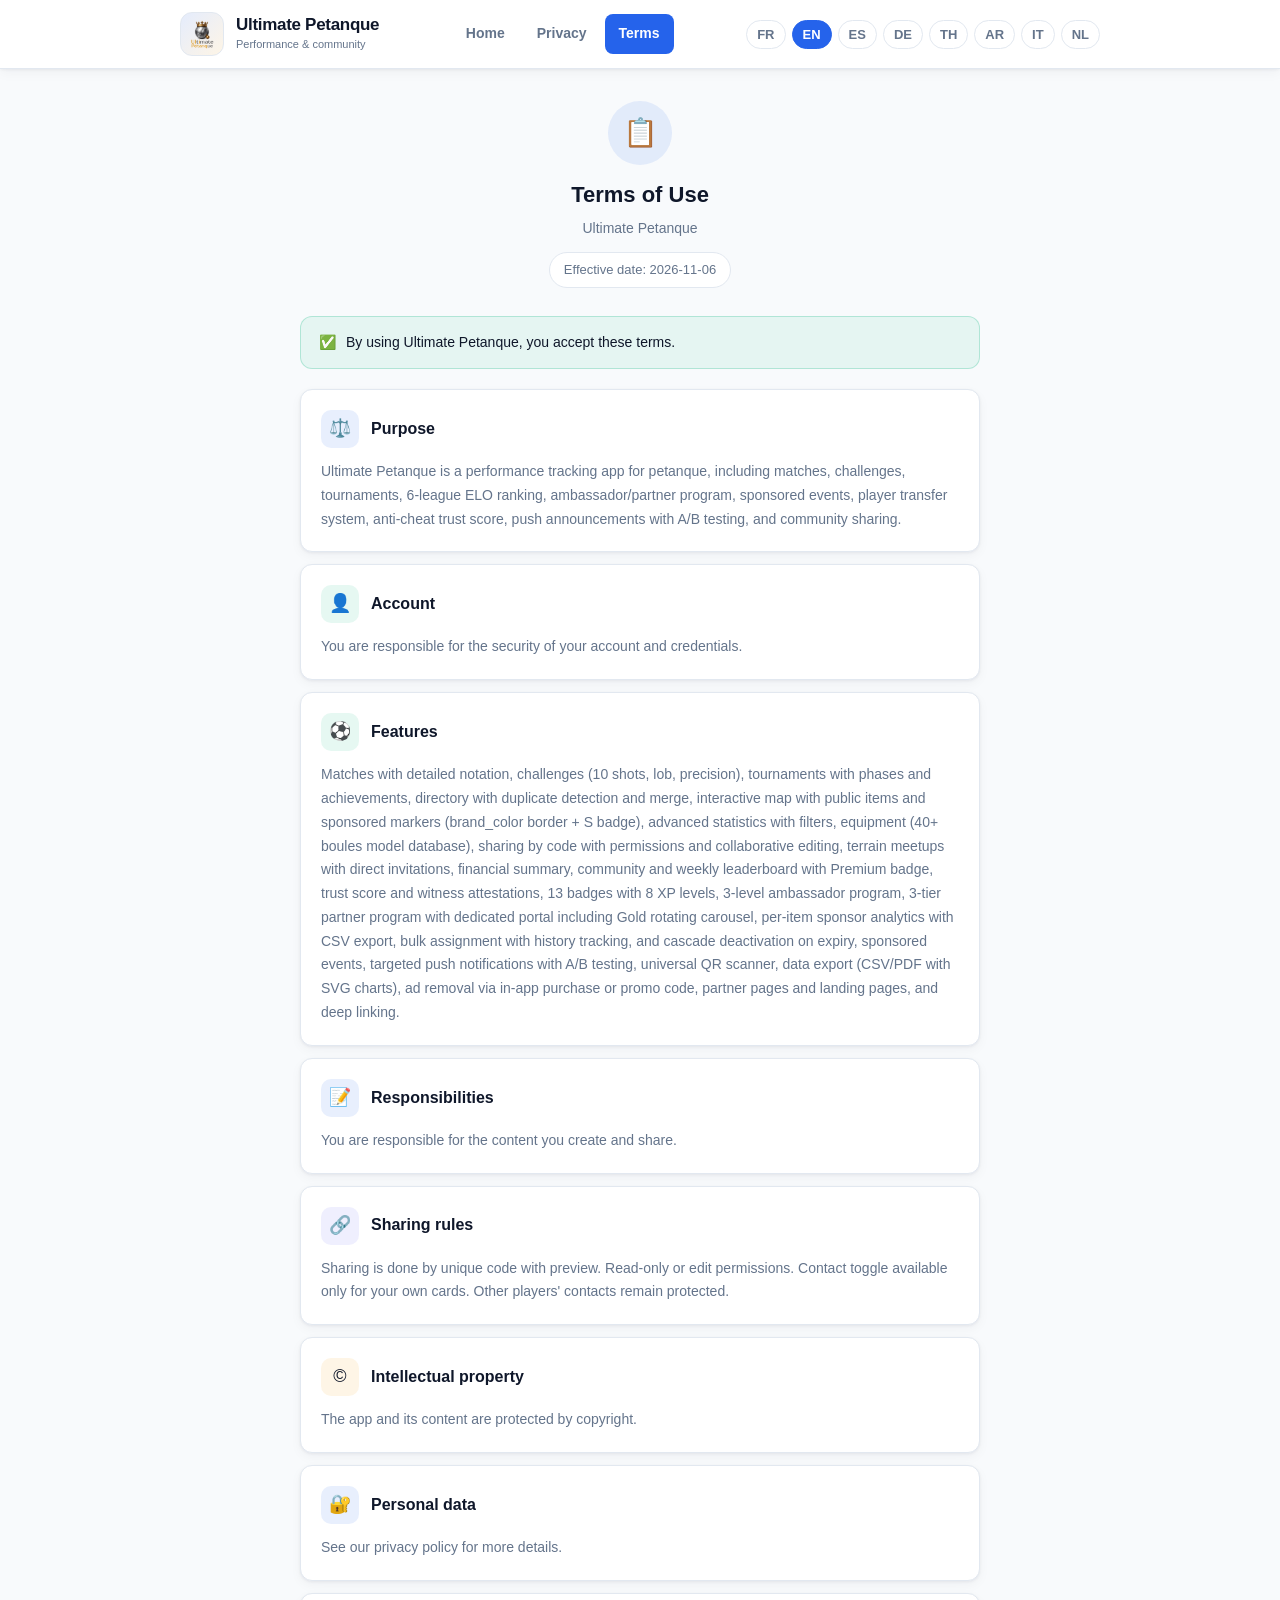
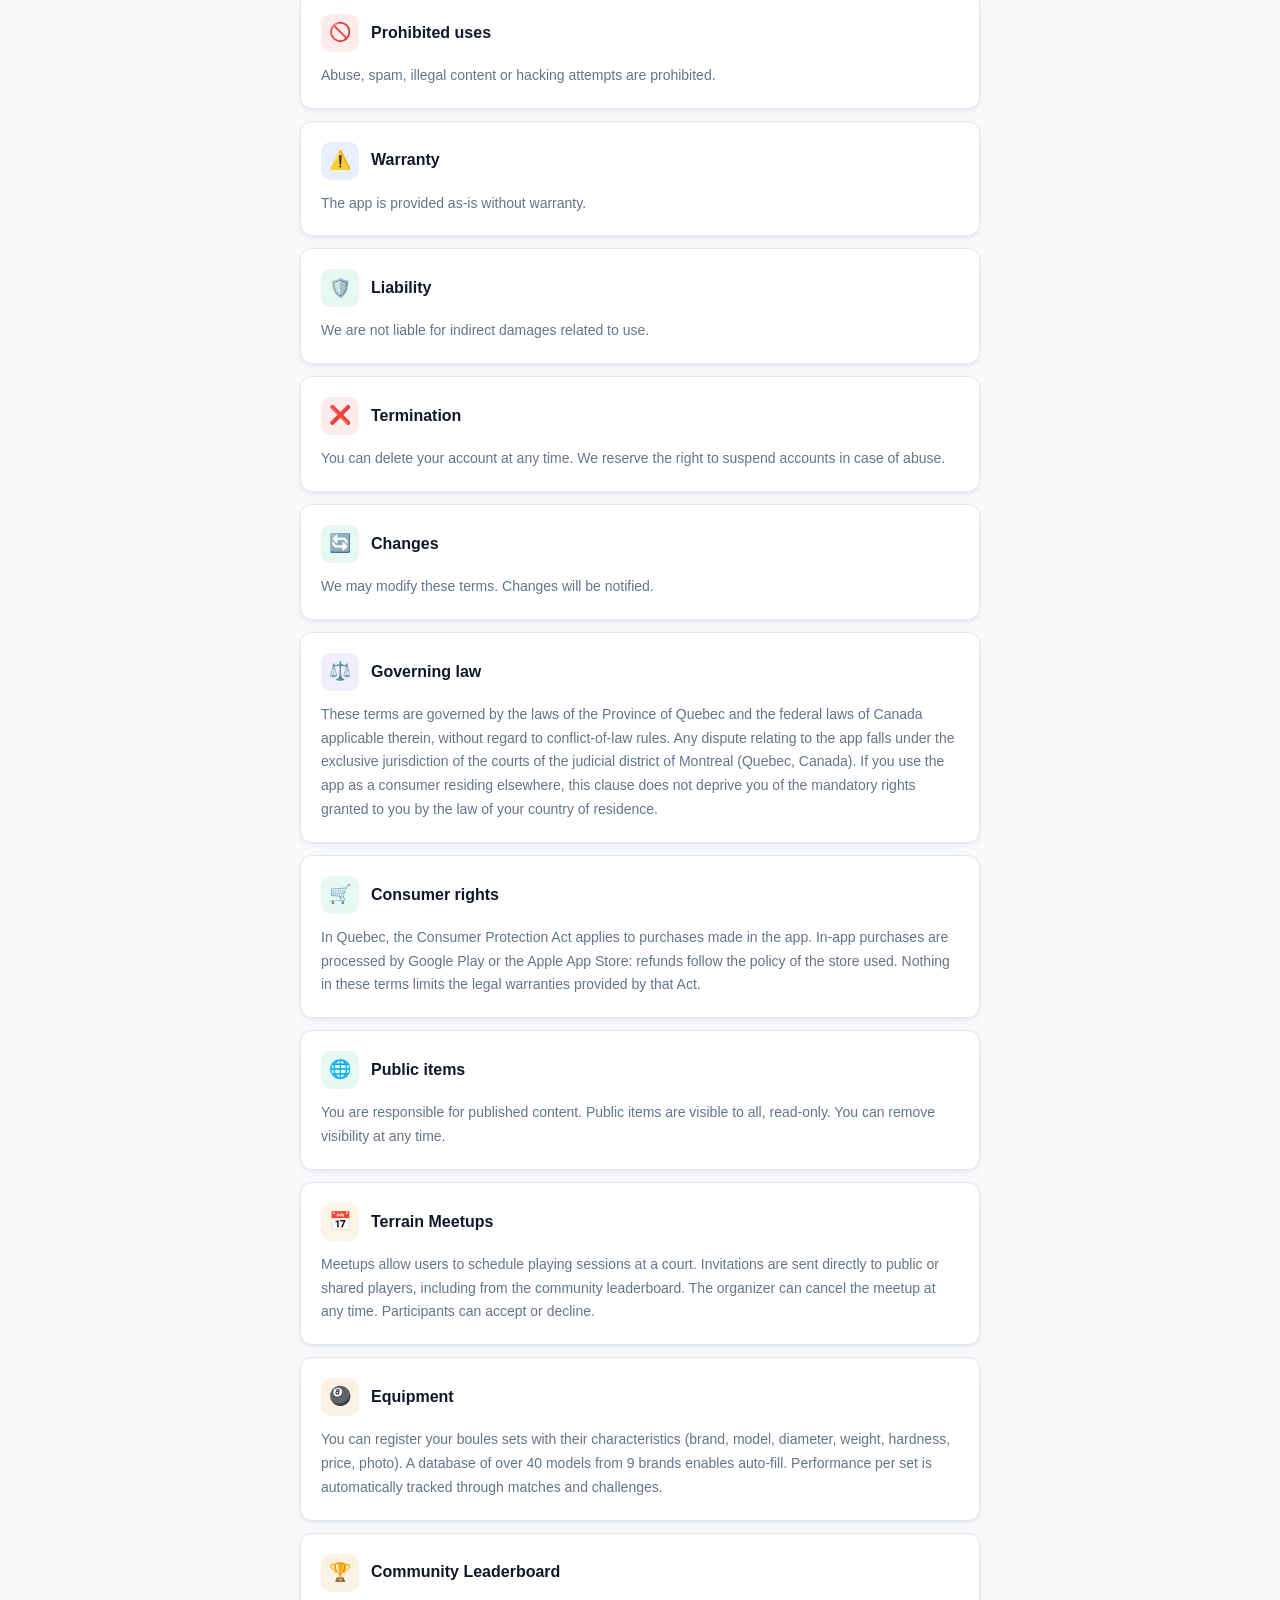
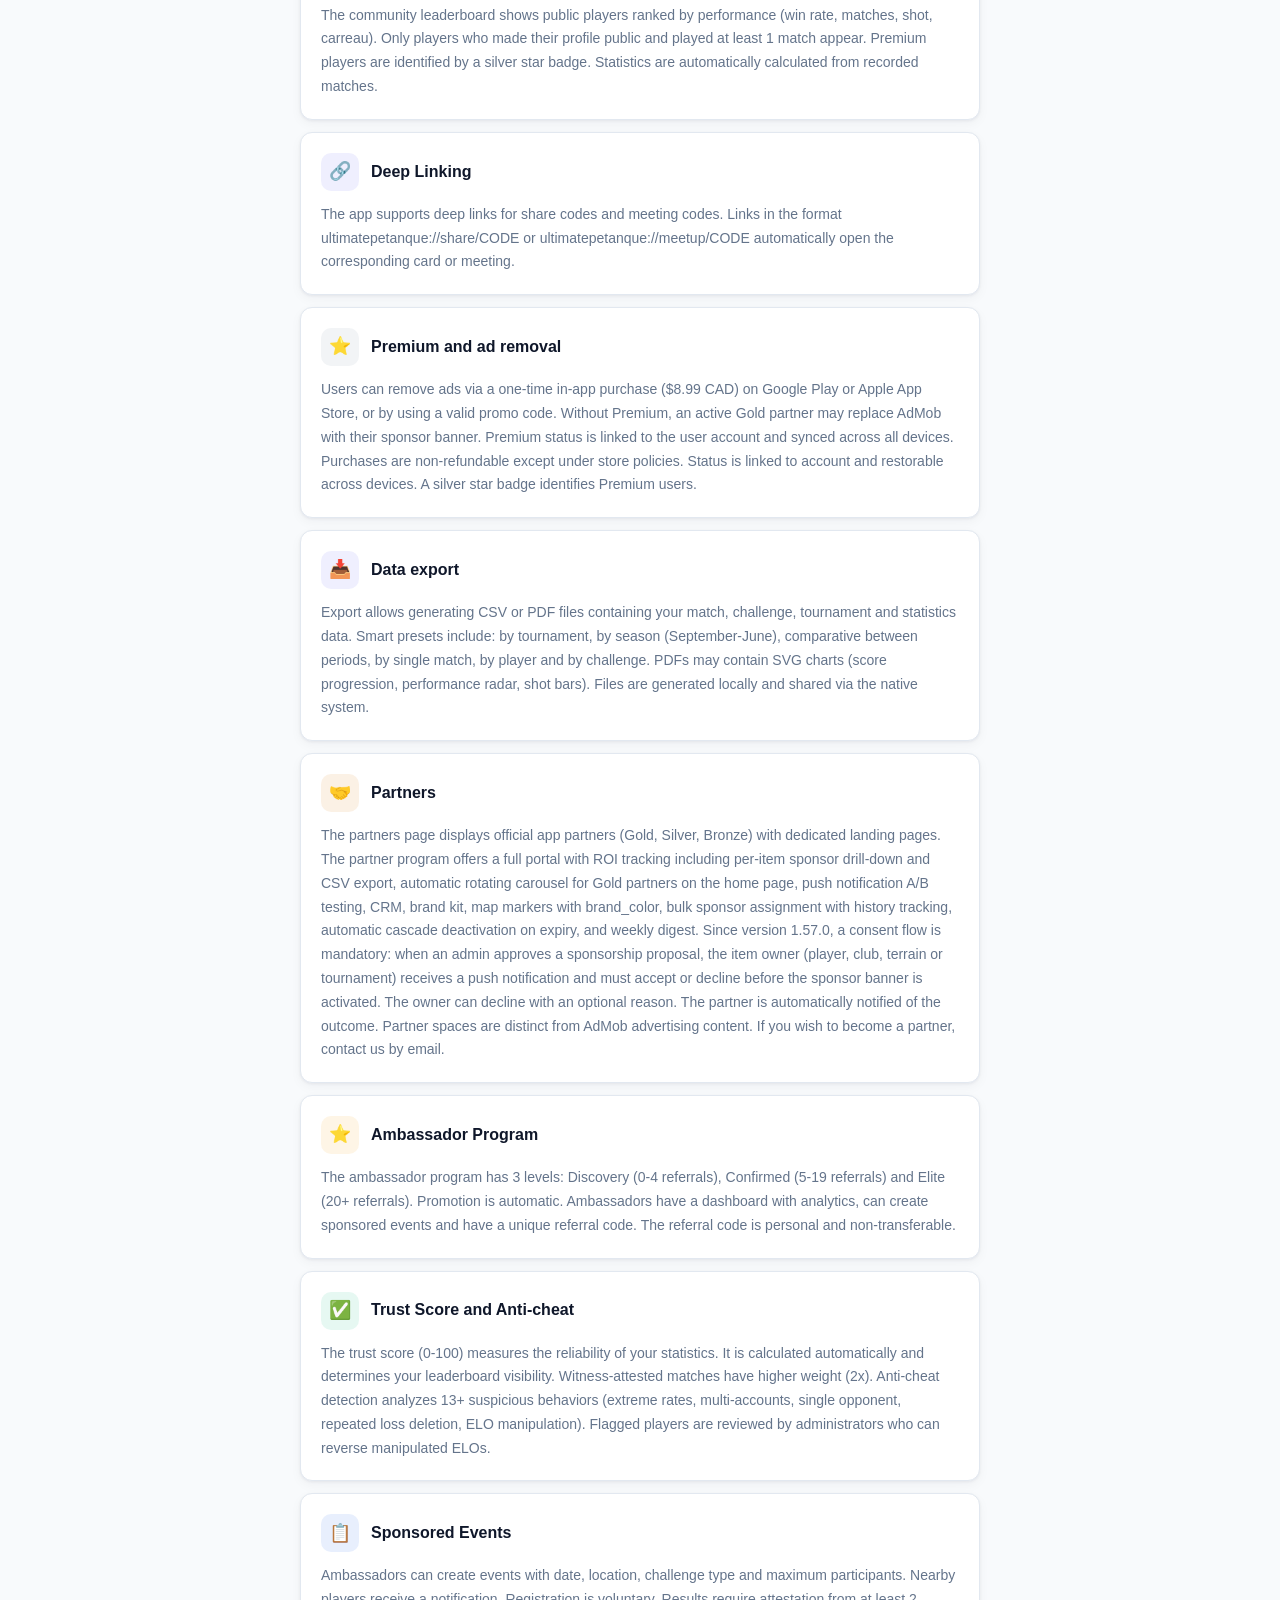
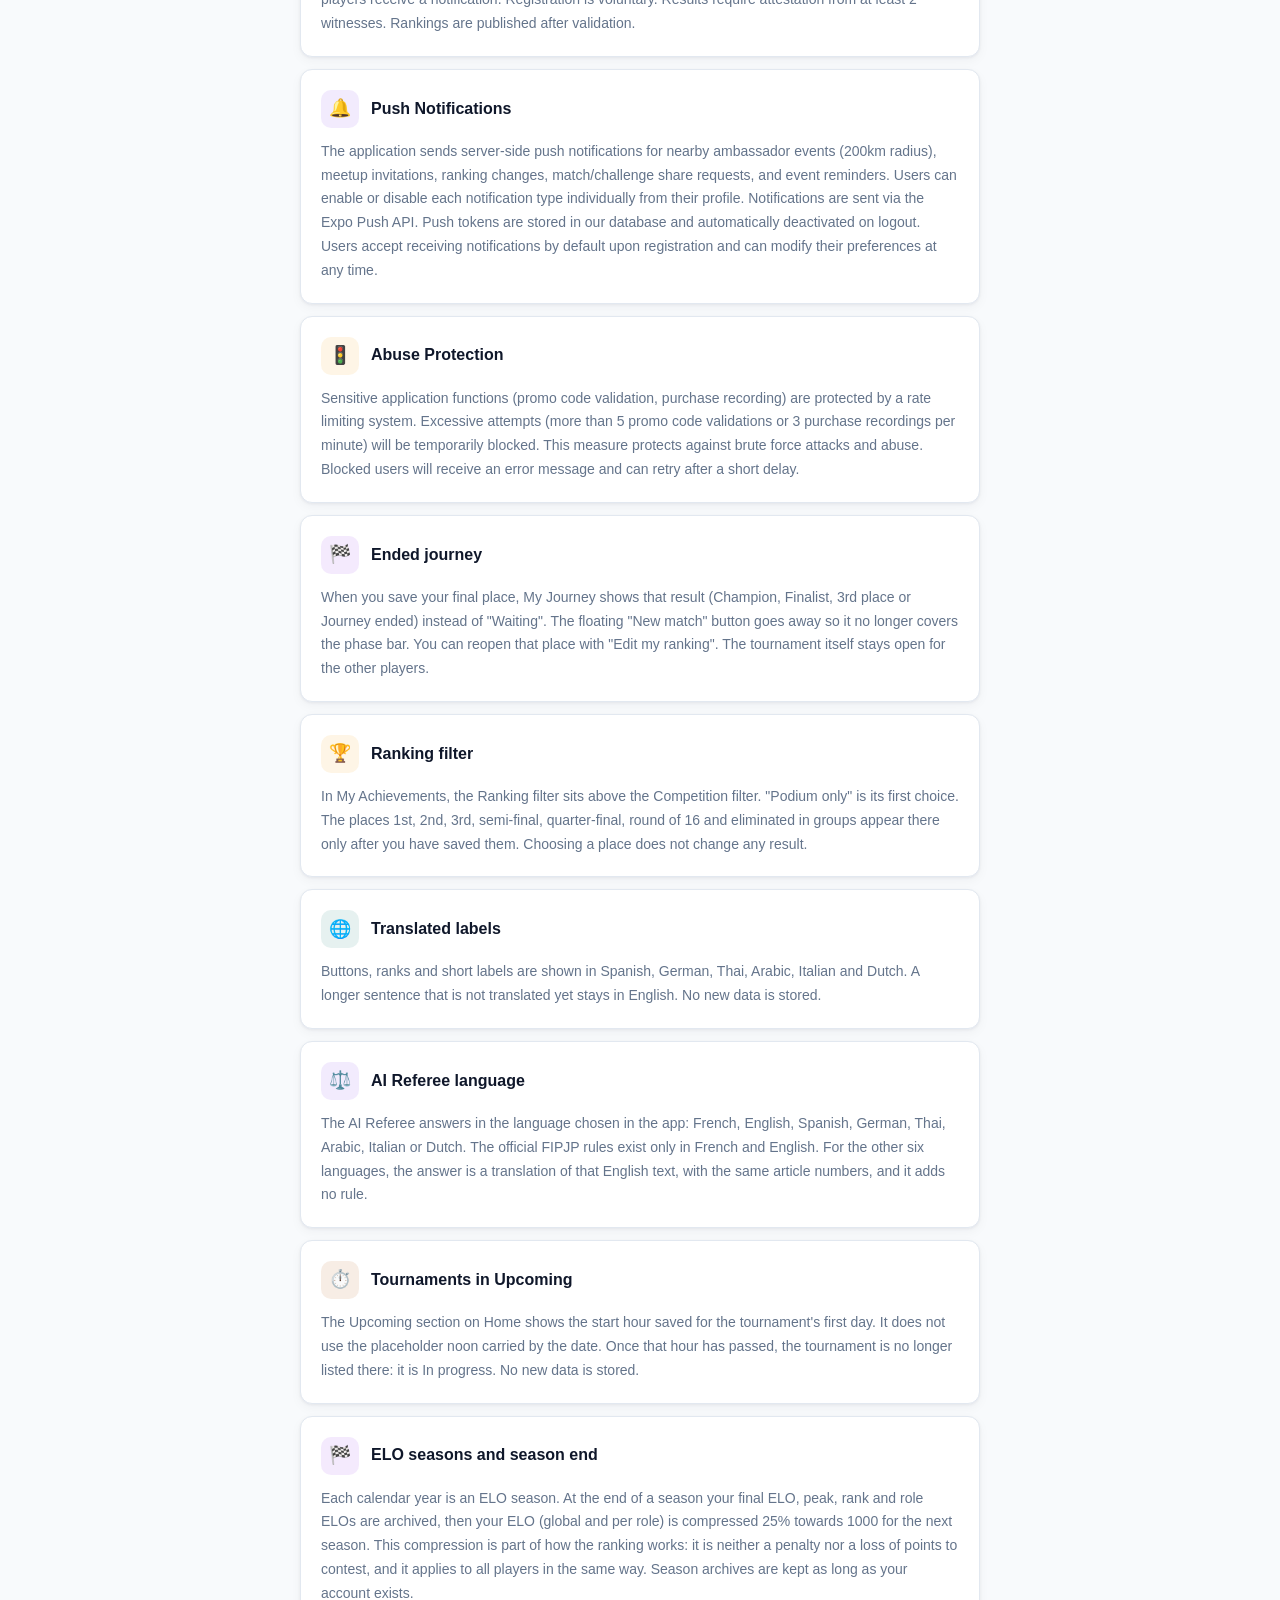
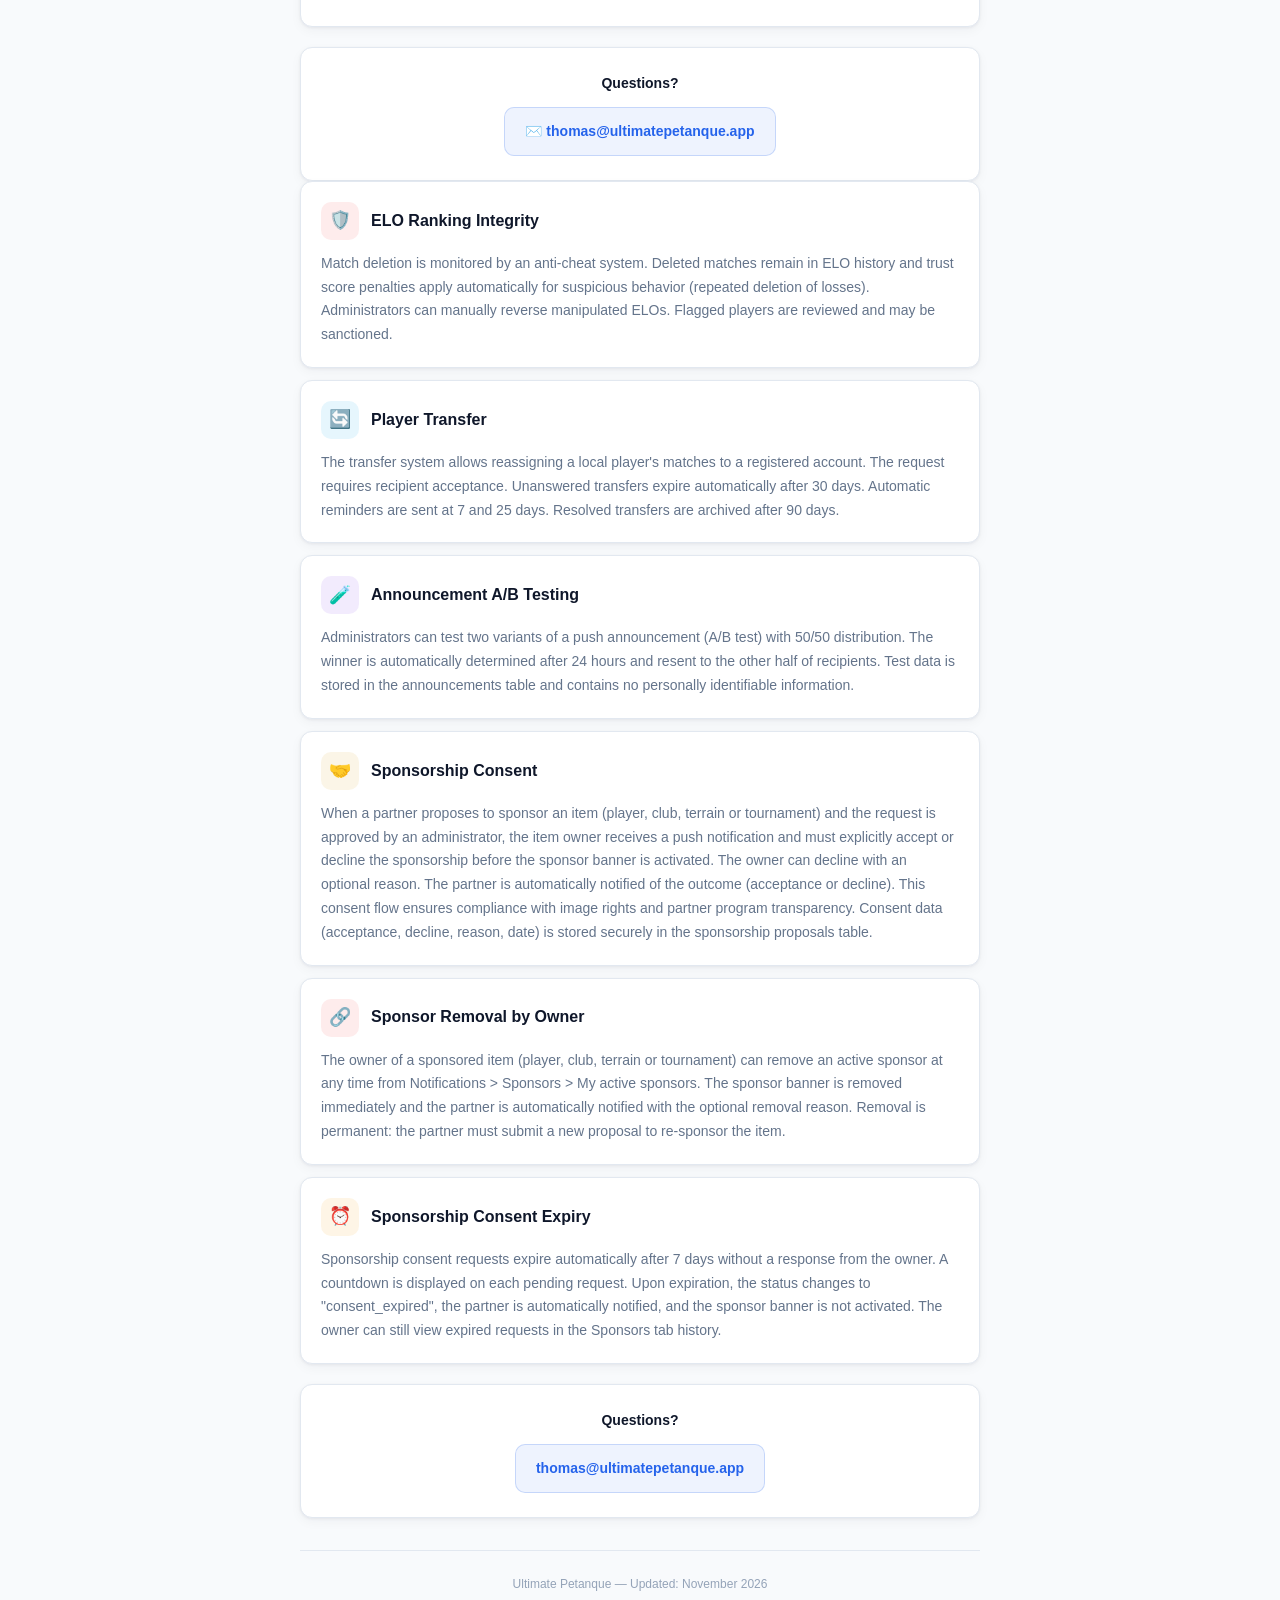
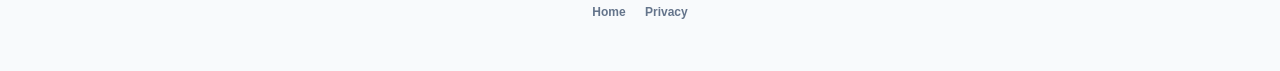
<file: terms-of-service.html>
<!DOCTYPE html>
<html lang="fr">
<head>
  <meta charset="UTF-8">
  <meta name="viewport" content="width=device-width, initial-scale=1.0">
  <meta name="description" content="Conditions d'utilisation — Ultimate Petanque">
  <title>Conditions Générales d'Utilisation — Ultimate Petanque</title>
  <link rel="stylesheet" href="styles/site.css">
  <link rel="icon" href="assets/logo.png" type="image/png">
</head>
<body class="lang-fr" data-page="terms" data-title-fr="Conditions Générales d'Utilisation — Ultimate Petanque" data-title-en="Terms of Use — Ultimate Petanque">
  <header class="site-header">
    <div class="site-header-inner">
      <a href="index.html" class="brand">
        <img src="assets/logo.png" alt="" class="brand-logo" width="44" height="44" onerror="this.style.display='none';this.nextElementSibling.style.display='flex'">
        <span class="brand-logo-fallback" style="display:none" aria-hidden="true">🌍</span>
        <span class="brand-text">
          <span class="brand-name">Ultimate Petanque</span>
          <span class="brand-tagline" lang="fr">Performance &amp; communauté</span>
          <span class="brand-tagline" lang="en">Performance &amp; community</span>
        </span>
      </a>
      <nav class="site-nav" aria-label="Main">
        <a href="index.html"><span lang="fr">Accueil</span><span lang="en">Home</span></a>
        <a href="privacy-policy.html"><span lang="fr">Confidentialité</span><span lang="en">Privacy</span></a>
        <a href="terms-of-service.html"><span lang="fr">Conditions</span><span lang="en">Terms</span></a>
      </nav>
      <div class="lang-switch" role="group" aria-label="Language">
        <button type="button" data-lang="fr" class="active">FR</button>
        <button type="button" data-lang="en">EN</button>
        <button type="button" data-lang="es">ES</button>
        <button type="button" data-lang="de">DE</button>
        <button type="button" data-lang="th">TH</button>
        <button type="button" data-lang="ar">AR</button>
        <button type="button" data-lang="it">IT</button>
        <button type="button" data-lang="nl">NL</button>
      </div>
    </div>
  </header>
  <main class="legal-container">
    <div class="legal-hero">
      <div class="legal-hero-icon">📋</div>
      <h2 lang="fr">Conditions Générales d'Utilisation</h2>
      <h2 lang="en">Terms of Use</h2>
      <div class="subtitle">Ultimate Petanque</div>
      <div class="date-badge">
        <span lang="fr">Date d'entrée en vigueur : 2026-11-06</span>
        <span lang="en">Effective date: 2026-11-06</span>
      </div>
    </div>

    <div class="acceptance">
      <span>✅</span>
      <span lang="fr">En utilisant Ultimate Petanque, vous acceptez ces conditions.</span>
      <span lang="en">By using Ultimate Petanque, you accept these terms.</span>
    </div>

    <!-- Object -->
    <div class="section">
      <div class="section-header">
        <div class="section-icon" style="background:rgba(37,99,235,0.1)">⚖️</div>
        <div class="section-title" lang="fr">Objet</div>
        <div class="section-title" lang="en">Purpose</div>
      </div>
      <div class="section-content" lang="fr">Ultimate Petanque est une application de suivi de performances pour la pétanque, incluant matchs, défis, tournois, classement ELO 6 ligues, programme ambassadeur/partenaire, événements sponsorisés, transfert de joueurs, score de confiance anti-triche, annonces push avec A/B testing, et partage communautaire.</div>
      <div class="section-content" lang="en">Ultimate Petanque is a performance tracking app for petanque, including matches, challenges, tournaments, 6-league ELO ranking, ambassador/partner program, sponsored events, player transfer system, anti-cheat trust score, push announcements with A/B testing, and community sharing.</div>
    </div>

    <!-- Account -->
    <div class="section">
      <div class="section-header">
        <div class="section-icon" style="background:rgba(16,185,129,0.1)">👤</div>
        <div class="section-title" lang="fr">Compte</div>
        <div class="section-title" lang="en">Account</div>
      </div>
      <div class="section-content" lang="fr">Vous êtes responsable de la sécurité de votre compte et de vos identifiants.</div>
      <div class="section-content" lang="en">You are responsible for the security of your account and credentials.</div>
    </div>

    <!-- Features -->
    <div class="section">
      <div class="section-header">
        <div class="section-icon" style="background:rgba(16,185,129,0.1)">⚽</div>
        <div class="section-title" lang="fr">Fonctionnalités</div>
        <div class="section-title" lang="en">Features</div>
      </div>
      <div class="section-content" lang="fr">Matchs avec notation détaillée, défis (10 tirs, sautée, précision), tournois avec phases et palmarès, annuaire avec détection de doublons et fusion, carte interactive avec fiches publiques et marqueurs sponsorisés (bordure brand_color + badge S), statistiques avancées avec filtres, équipement (base de données 40+ modèles de boules), partage par code avec permissions et édition collaborative, rendez-vous terrain avec invitations directes, bilan financier, classement communautaire et hebdomadaire avec badge Premium, score de confiance et attestations de témoins, 13 badges et système XP à 8 niveaux, programme ambassadeur 3 niveaux, programme partenaire 3 niveaux avec portail dédié incluant carousel rotatif Or, analytics par item sponsorisé avec export CSV, assignation en lot avec historique, et désactivation cascade à expiration, événements sponsorisés, notifications push ciblées avec A/B testing, scanner QR universel, export de données (CSV/PDF avec graphiques SVG), suppression des publicités par achat in-app ou code promo, pages partenaires et landing pages, et liens profonds.</div>
      <div class="section-content" lang="en">Matches with detailed notation, challenges (10 shots, lob, precision), tournaments with phases and achievements, directory with duplicate detection and merge, interactive map with public items and sponsored markers (brand_color border + S badge), advanced statistics with filters, equipment (40+ boules model database), sharing by code with permissions and collaborative editing, terrain meetups with direct invitations, financial summary, community and weekly leaderboard with Premium badge, trust score and witness attestations, 13 badges with 8 XP levels, 3-level ambassador program, 3-tier partner program with dedicated portal including Gold rotating carousel, per-item sponsor analytics with CSV export, bulk assignment with history tracking, and cascade deactivation on expiry, sponsored events, targeted push notifications with A/B testing, universal QR scanner, data export (CSV/PDF with SVG charts), ad removal via in-app purchase or promo code, partner pages and landing pages, and deep linking.</div>
    </div>

    <!-- Responsibilities -->
    <div class="section">
      <div class="section-header">
        <div class="section-icon" style="background:rgba(37,99,235,0.1)">📝</div>
        <div class="section-title" lang="fr">Responsabilités</div>
        <div class="section-title" lang="en">Responsibilities</div>
      </div>
      <div class="section-content" lang="fr">Vous êtes responsable du contenu que vous créez et partagez.</div>
      <div class="section-content" lang="en">You are responsible for the content you create and share.</div>
    </div>

    <!-- Sharing Rules -->
    <div class="section">
      <div class="section-header">
        <div class="section-icon" style="background:rgba(99,102,241,0.1)">🔗</div>
        <div class="section-title" lang="fr">Règles de partage</div>
        <div class="section-title" lang="en">Sharing rules</div>
      </div>
      <div class="section-content" lang="fr">Le partage se fait par code unique avec aperçu. Permissions lecture seule ou modification. Toggle contacts disponible uniquement pour vos propres fiches. Les contacts d'autres joueurs restent protégés.</div>
      <div class="section-content" lang="en">Sharing is done by unique code with preview. Read-only or edit permissions. Contact toggle available only for your own cards. Other players' contacts remain protected.</div>
    </div>

    <!-- Intellectual Property -->
    <div class="section">
      <div class="section-header">
        <div class="section-icon" style="background:rgba(245,158,11,0.1)">©️</div>
        <div class="section-title" lang="fr">Propriété intellectuelle</div>
        <div class="section-title" lang="en">Intellectual property</div>
      </div>
      <div class="section-content" lang="fr">L'application et son contenu sont protégés par le droit d'auteur.</div>
      <div class="section-content" lang="en">The app and its content are protected by copyright.</div>
    </div>

    <!-- Data Privacy -->
    <div class="section">
      <div class="section-header">
        <div class="section-icon" style="background:rgba(37,99,235,0.1)">🔐</div>
        <div class="section-title" lang="fr">Données personnelles</div>
        <div class="section-title" lang="en">Personal data</div>
      </div>
      <div class="section-content" lang="fr">Consultez notre politique de confidentialité pour plus de détails.</div>
      <div class="section-content" lang="en">See our privacy policy for more details.</div>
    </div>

    <!-- Prohibited -->
    <div class="section">
      <div class="section-header">
        <div class="section-icon" style="background:rgba(239,68,68,0.1)">🚫</div>
        <div class="section-title" lang="fr">Usages interdits</div>
        <div class="section-title" lang="en">Prohibited uses</div>
      </div>
      <div class="section-content" lang="fr">Utilisation abusive, spam, contenu illicite ou tentative de piratage sont interdits.</div>
      <div class="section-content" lang="en">Abuse, spam, illegal content or hacking attempts are prohibited.</div>
    </div>

    <!-- Warranty -->
    <div class="section">
      <div class="section-header">
        <div class="section-icon" style="background:rgba(37,99,235,0.1)">⚠️</div>
        <div class="section-title" lang="fr">Garantie</div>
        <div class="section-title" lang="en">Warranty</div>
      </div>
      <div class="section-content" lang="fr">L'application est fournie en l'état sans garantie.</div>
      <div class="section-content" lang="en">The app is provided as-is without warranty.</div>
    </div>

    <!-- Liability -->
    <div class="section">
      <div class="section-header">
        <div class="section-icon" style="background:rgba(16,185,129,0.1)">🛡️</div>
        <div class="section-title" lang="fr">Responsabilité</div>
        <div class="section-title" lang="en">Liability</div>
      </div>
      <div class="section-content" lang="fr">Nous ne sommes pas responsables des dommages indirects liés à l'utilisation.</div>
      <div class="section-content" lang="en">We are not liable for indirect damages related to use.</div>
    </div>

    <!-- Termination -->
    <div class="section">
      <div class="section-header">
        <div class="section-icon" style="background:rgba(239,68,68,0.1)">❌</div>
        <div class="section-title" lang="fr">Résiliation</div>
        <div class="section-title" lang="en">Termination</div>
      </div>
      <div class="section-content" lang="fr">Vous pouvez supprimer votre compte à tout moment. Nous nous réservons le droit de suspendre les comptes en cas d'abus.</div>
      <div class="section-content" lang="en">You can delete your account at any time. We reserve the right to suspend accounts in case of abuse.</div>
    </div>

    <!-- Changes -->
    <div class="section">
      <div class="section-header">
        <div class="section-icon" style="background:rgba(16,185,129,0.1)">🔄</div>
        <div class="section-title" lang="fr">Modifications</div>
        <div class="section-title" lang="en">Changes</div>
      </div>
      <div class="section-content" lang="fr">Nous pouvons modifier ces conditions. Les changements seront notifiés.</div>
      <div class="section-content" lang="en">We may modify these terms. Changes will be notified.</div>
    </div>

    <!-- Governing Law -->
    <div class="section">
      <div class="section-header">
        <div class="section-icon" style="background:rgba(99,102,241,0.1)">⚖️</div>
        <div class="section-title" lang="fr">Loi applicable</div>
        <div class="section-title" lang="en">Governing law</div>
      </div>
      <div class="section-content" lang="fr">Ces conditions sont régies par les lois de la province de Québec et par les lois fédérales du Canada qui y sont applicables, sans égard aux règles de conflit de lois. Tout litige relatif à l'application relève de la compétence exclusive des tribunaux du district judiciaire de Montréal (Québec, Canada). Si vous utilisez l'application en tant que consommateur résidant ailleurs, cette clause ne vous prive pas des droits impératifs que la loi de votre pays de résidence vous accorde.</div>
      <div class="section-content" lang="en">These terms are governed by the laws of the Province of Quebec and the federal laws of Canada applicable therein, without regard to conflict-of-law rules. Any dispute relating to the app falls under the exclusive jurisdiction of the courts of the judicial district of Montreal (Quebec, Canada). If you use the app as a consumer residing elsewhere, this clause does not deprive you of the mandatory rights granted to you by the law of your country of residence.</div>
    </div>

    
    <div class="section">
      <div class="section-header">
        <div class="section-icon" style="background:rgba(16,185,129,0.1)">🛒</div>
        <div class="section-title" lang="fr">Droits du consommateur</div>
        <div class="section-title" lang="en">Consumer rights</div>
      </div>
      <div class="section-content" lang="fr">Au Québec, la Loi sur la protection du consommateur s'applique aux achats effectués dans l'application. Les achats intégrés sont traités par Google Play ou l'App Store d'Apple : les remboursements suivent la politique de la boutique utilisée. Rien dans ces conditions ne limite les garanties légales prévues par cette loi.</div>
      <div class="section-content" lang="en">In Quebec, the Consumer Protection Act applies to purchases made in the app. In-app purchases are processed by Google Play or the Apple App Store: refunds follow the policy of the store used. Nothing in these terms limits the legal warranties provided by that Act.</div>
    </div>

    <!-- Public Items -->
    <div class="section">
      <div class="section-header">
        <div class="section-icon" style="background:rgba(16,185,129,0.1)">🌐</div>
        <div class="section-title" lang="fr">Fiches publiques</div>
        <div class="section-title" lang="en">Public items</div>
      </div>
      <div class="section-content" lang="fr">Vous êtes responsable du contenu publié. Les fiches publiques sont visibles par tous, en lecture seule. Vous pouvez retirer la visibilité à tout moment.</div>
      <div class="section-content" lang="en">You are responsible for published content. Public items are visible to all, read-only. You can remove visibility at any time.</div>
    </div>

    <!-- Meetups -->
    <div class="section">
      <div class="section-header">
        <div class="section-icon" style="background:rgba(245,158,11,0.1)">📅</div>
        <div class="section-title" lang="fr">Rendez-vous terrain</div>
        <div class="section-title" lang="en">Terrain Meetups</div>
      </div>
      <div class="section-content" lang="fr">Les rendez-vous permettent aux utilisateurs de planifier des sessions de jeu sur un terrain. Les invitations sont envoyées directement aux joueurs publics ou partagés, y compris depuis le classement communautaire. L'organisateur peut annuler le RDV à tout moment. Les participants peuvent accepter ou décliner.</div>
      <div class="section-content" lang="en">Meetups allow users to schedule playing sessions at a court. Invitations are sent directly to public or shared players, including from the community leaderboard. The organizer can cancel the meetup at any time. Participants can accept or decline.</div>
    </div>

    <!-- Equipment -->
    <div class="section">
      <div class="section-header">
        <div class="section-icon" style="background:rgba(217,119,6,0.1)">🎱</div>
        <div class="section-title" lang="fr">Équipement</div>
        <div class="section-title" lang="en">Equipment</div>
      </div>
      <div class="section-content" lang="fr">Vous pouvez enregistrer vos sets de boules avec leurs caractéristiques (marque, modèle, diamètre, poids, dureté, prix, photo). Une base de données de plus de 40 modèles de 9 marques permet le remplissage automatique. Les performances par set sont suivies automatiquement à travers les matchs et les défis.</div>
      <div class="section-content" lang="en">You can register your boules sets with their characteristics (brand, model, diameter, weight, hardness, price, photo). A database of over 40 models from 9 brands enables auto-fill. Performance per set is automatically tracked through matches and challenges.</div>
    </div>

    <!-- Leaderboard -->
    <div class="section">
      <div class="section-header">
        <div class="section-icon" style="background:rgba(217,119,6,0.1)">🏆</div>
        <div class="section-title" lang="fr">Classement communautaire</div>
        <div class="section-title" lang="en">Community Leaderboard</div>
      </div>
      <div class="section-content" lang="fr">Le classement communautaire affiche les joueurs publics classés par performance (taux de victoire, matchs, tir, carreaux). Seuls les joueurs ayant rendu leur profil public et joué au moins 1 match apparaissent. Les joueurs Premium sont identifiés par un badge étoile argentée. Les statistiques sont calculées automatiquement à partir des matchs enregistrés.</div>
      <div class="section-content" lang="en">The community leaderboard shows public players ranked by performance (win rate, matches, shot, carreau). Only players who made their profile public and played at least 1 match appear. Premium players are identified by a silver star badge. Statistics are automatically calculated from recorded matches.</div>
    </div>

    <!-- Deep Linking -->
    <div class="section">
      <div class="section-header">
        <div class="section-icon" style="background:rgba(99,102,241,0.1)">🔗</div>
        <div class="section-title" lang="fr">Liens profonds</div>
        <div class="section-title" lang="en">Deep Linking</div>
      </div>
      <div class="section-content" lang="fr">L'application supporte les liens profonds pour les codes de partage et les codes de rendez-vous. Les liens au format ultimatepetanque://share/CODE ou ultimatepetanque://meetup/CODE ouvrent automatiquement la fiche ou le rendez-vous correspondant.</div>
      <div class="section-content" lang="en">The app supports deep links for share codes and meeting codes. Links in the format ultimatepetanque://share/CODE or ultimatepetanque://meetup/CODE automatically open the corresponding card or meeting.</div>
    </div>

    <!-- Premium -->
    <div class="section">
      <div class="section-header">
        <div class="section-icon" style="background:rgba(168,180,192,0.15)">⭐</div>
        <div class="section-title" lang="fr">Premium et suppression des publicités</div>
        <div class="section-title" lang="en">Premium and ad removal</div>
      </div>
      <div class="section-content" lang="fr">Les utilisateurs peuvent supprimer les publicités via un achat intégré unique (8,99 $CAD) sur Google Play ou Apple App Store, ou en utilisant un code promo valide. Sans Premium, un partenaire Or actif peut remplacer AdMob par sa bannière sponsor. Le statut Premium est lié au compte utilisateur et synchronisé sur tous les appareils. Les achats sont non remboursables sauf dans les conditions prévues par les stores. Le statut est lié au compte et restaurable sur tous les appareils. Un badge étoile argentée identifie les utilisateurs Premium.</div>
      <div class="section-content" lang="en">Users can remove ads via a one-time in-app purchase ($8.99 CAD) on Google Play or Apple App Store, or by using a valid promo code. Without Premium, an active Gold partner may replace AdMob with their sponsor banner. Premium status is linked to the user account and synced across all devices. Purchases are non-refundable except under store policies. Status is linked to account and restorable across devices. A silver star badge identifies Premium users.</div>
    </div>

    <!-- Export -->
    <div class="section">
      <div class="section-header">
        <div class="section-icon" style="background:rgba(99,102,241,0.1)">📥</div>
        <div class="section-title" lang="fr">Export de données</div>
        <div class="section-title" lang="en">Data export</div>
      </div>
      <div class="section-content" lang="fr">L'export permet de générer des fichiers CSV ou PDF contenant vos données de matchs, défis, tournois et statistiques. Les presets intelligents incluent : par tournoi, par saison (septembre-juin), comparatif entre périodes, par match unique, par joueur et par défi. Les PDF peuvent contenir des graphiques SVG (progression de score, radar de performance, barres de tir). Les fichiers sont générés localement et partagés via le système natif.</div>
      <div class="section-content" lang="en">Export allows generating CSV or PDF files containing your match, challenge, tournament and statistics data. Smart presets include: by tournament, by season (September-June), comparative between periods, by single match, by player and by challenge. PDFs may contain SVG charts (score progression, performance radar, shot bars). Files are generated locally and shared via the native system.</div>
    </div>

    <!-- Partners -->
    <div class="section">
      <div class="section-header">
        <div class="section-icon" style="background:rgba(217,119,6,0.1)">🤝</div>
        <div class="section-title" lang="fr">Partenaires</div>
        <div class="section-title" lang="en">Partners</div>
      </div>
      <div class="section-content" lang="fr">La page partenaires affiche les partenaires officiels de l'application (Or, Argent, Bronze) avec pages landing dédiées. Le programme partenaire offre un portail complet avec suivi ROI incluant drill-down par item sponsorisé et export CSV, carousel rotatif automatique pour les partenaires Or sur la page d'accueil, notifications push A/B testing, CRM, kit de marque, marqueurs carte avec brand_color, assignation sponsor en lot avec historique, désactivation cascade automatique à expiration, et digest hebdomadaire. Depuis la version 1.57.0, un flux de consentement est obligatoire : lorsqu'un admin approuve une proposition de sponsoring, le propriétaire de l'item (joueur, club, terrain ou tournoi) reçoit une notification push et doit accepter ou refuser avant que la bannière sponsor ne soit activée. Le propriétaire peut refuser avec une raison optionnelle. Le partenaire est notifié automatiquement du résultat. Les espaces partenaires sont distincts du contenu publicitaire AdMob. Si vous souhaitez devenir partenaire, contactez-nous par email.</div>
      <div class="section-content" lang="en">The partners page displays official app partners (Gold, Silver, Bronze) with dedicated landing pages. The partner program offers a full portal with ROI tracking including per-item sponsor drill-down and CSV export, automatic rotating carousel for Gold partners on the home page, push notification A/B testing, CRM, brand kit, map markers with brand_color, bulk sponsor assignment with history tracking, automatic cascade deactivation on expiry, and weekly digest. Since version 1.57.0, a consent flow is mandatory: when an admin approves a sponsorship proposal, the item owner (player, club, terrain or tournament) receives a push notification and must accept or decline before the sponsor banner is activated. The owner can decline with an optional reason. The partner is automatically notified of the outcome. Partner spaces are distinct from AdMob advertising content. If you wish to become a partner, contact us by email.</div>
    </div>

    <!-- Ambassador Program -->
    <div class="section">
      <div class="section-header">
        <div class="section-icon" style="background:rgba(245,158,11,0.1)">⭐</div>
        <div class="section-title" lang="fr">Programme ambassadeur</div>
        <div class="section-title" lang="en">Ambassador Program</div>
      </div>
      <div class="section-content" lang="fr">Le programme ambassadeur comporte 3 niveaux : Découverte (0-4 parrainages), Confirmé (5-19 parrainages) et Élite (20+ parrainages). La promotion est automatique. Les ambassadeurs disposent d'un tableau de bord avec analytics, peuvent créer des événements sponsorisés et possèdent un code de parrainage unique. Le code de parrainage est personnel et ne peut être transféré.</div>
      <div class="section-content" lang="en">The ambassador program has 3 levels: Discovery (0-4 referrals), Confirmed (5-19 referrals) and Elite (20+ referrals). Promotion is automatic. Ambassadors have a dashboard with analytics, can create sponsored events and have a unique referral code. The referral code is personal and non-transferable.</div>
    </div>

    <!-- Trust Score -->
    <div class="section">
      <div class="section-header">
        <div class="section-icon" style="background:rgba(16,185,129,0.1)">✅</div>
        <div class="section-title" lang="fr">Score de confiance et anti-triche</div>
        <div class="section-title" lang="en">Trust Score and Anti-cheat</div>
      </div>
      <div class="section-content" lang="fr">Le score de confiance (0-100) mesure la fiabilité de vos statistiques. Il est calculé automatiquement et détermine votre visibilité dans le classement. Les matchs attestés par des témoins ont un poids supérieur (2x). La détection anti-triche analyse 13+ comportements suspects (taux extrêmes, multi-comptes, adversaire unique, suppression répétée de défaites, manipulation ELO). Les joueurs signalés sont examinés par les administrateurs qui peuvent reverser les ELO manipulés.</div>
      <div class="section-content" lang="en">The trust score (0-100) measures the reliability of your statistics. It is calculated automatically and determines your leaderboard visibility. Witness-attested matches have higher weight (2x). Anti-cheat detection analyzes 13+ suspicious behaviors (extreme rates, multi-accounts, single opponent, repeated loss deletion, ELO manipulation). Flagged players are reviewed by administrators who can reverse manipulated ELOs.</div>
    </div>

    <!-- Sponsored Events -->
    <div class="section">
      <div class="section-header">
        <div class="section-icon" style="background:rgba(37,99,235,0.1)">📋</div>
        <div class="section-title" lang="fr">Événements sponsorisés</div>
        <div class="section-title" lang="en">Sponsored Events</div>
      </div>
      <div class="section-content" lang="fr">Les ambassadeurs peuvent créer des événements avec date, lieu, type de défi et nombre maximum de participants. Les joueurs proches reçoivent une notification. L'inscription est volontaire. Les résultats nécessitent l'attestation d'au moins 2 témoins. Les classements sont publiés après validation.</div>
      <div class="section-content" lang="en">Ambassadors can create events with date, location, challenge type and maximum participants. Nearby players receive a notification. Registration is voluntary. Results require attestation from at least 2 witnesses. Rankings are published after validation.</div>
    </div>

    <!-- Push Notifications -->
    <div class="section">
      <div class="section-header">
        <div class="section-icon" style="background:rgba(124,58,237,0.1)">🔔</div>
        <div class="section-title" lang="fr">Notifications push</div>
        <div class="section-title" lang="en">Push Notifications</div>
      </div>
      <div class="section-content" lang="fr">L'application envoie des notifications push serveur pour les événements ambassadeurs proches (rayon de 200km), les invitations meetup, les changements de classement, les demandes de partage de matchs/défis, et les rappels d'événements. L'utilisateur peut activer ou désactiver chaque type de notification individuellement depuis son profil. Les notifications sont envoyées via l'API Expo Push. Les tokens push sont stockés dans notre base de données et automatiquement désactivés à la déconnexion. L'utilisateur accepte de recevoir des notifications par défaut lors de l'inscription et peut modifier ses préférences à tout moment.</div>
      <div class="section-content" lang="en">The application sends server-side push notifications for nearby ambassador events (200km radius), meetup invitations, ranking changes, match/challenge share requests, and event reminders. Users can enable or disable each notification type individually from their profile. Notifications are sent via the Expo Push API. Push tokens are stored in our database and automatically deactivated on logout. Users accept receiving notifications by default upon registration and can modify their preferences at any time.</div>
    </div>

    <!-- Abuse Protection -->
    <div class="section">
      <div class="section-header">
        <div class="section-icon" style="background:rgba(245,158,11,0.1)">🚦</div>
        <div class="section-title" lang="fr">Protection contre les abus</div>
        <div class="section-title" lang="en">Abuse Protection</div>
      </div>
      <div class="section-content" lang="fr">Les fonctions sensibles de l'application (validation de codes promo, enregistrement d'achats) sont protégées par un système de limitation de requêtes (rate limiting). Les tentatives excessives (plus de 5 validations de code promo ou 3 enregistrements d'achat par minute) seront temporairement bloquées. Cette mesure protège contre les attaques par force brute et les abus. L'utilisateur bloqué recevra un message d'erreur et pourra réessayer après un court délai.</div>
      <div class="section-content" lang="en">Sensitive application functions (promo code validation, purchase recording) are protected by a rate limiting system. Excessive attempts (more than 5 promo code validations or 3 purchase recordings per minute) will be temporarily blocked. This measure protects against brute force attacks and abuse. Blocked users will receive an error message and can retry after a short delay.</div>
    </div>

    
    <div class="section">
      <div class="section-header">
        <div class="section-icon" style="background:rgba(147,51,234,0.1)">🏁</div>
        <div class="section-title" lang="fr">Parcours terminé</div>
        <div class="section-title" lang="en">Ended journey</div>
      </div>
      <div class="section-content" lang="fr">Quand vous enregistrez votre classement final, Mon parcours affiche ce résultat (Champion, Finaliste, 3e place ou Parcours terminé) à la place de « En attente ». Le bouton flottant « Nouveau match » disparaît pour ne plus recouvrir la barre de phases. Vous pouvez rouvrir ce classement avec « Modifier mon classement ». Le tournoi lui-même reste ouvert pour les autres joueurs.</div>
      <div class="section-content" lang="en">When you save your final place, My Journey shows that result (Champion, Finalist, 3rd place or Journey ended) instead of "Waiting". The floating "New match" button goes away so it no longer covers the phase bar. You can reopen that place with "Edit my ranking". The tournament itself stays open for the other players.</div>
    </div>

    <div class="section">
      <div class="section-header">
        <div class="section-icon" style="background:rgba(245,158,11,0.1)">🏆</div>
        <div class="section-title" lang="fr">Filtre de classement</div>
        <div class="section-title" lang="en">Ranking filter</div>
      </div>
      <div class="section-content" lang="fr">Dans Mon palmarès, le filtre Classement est placé au-dessus du filtre Compétition. « Podium uniquement » en est le premier choix. Les places 1er, 2e, 3e, demi-finale, quart de finale, 1/8 de finale et éliminé en poules n'y apparaissent que si vous les avez enregistrées. Choisir une place ne modifie aucun résultat.</div>
      <div class="section-content" lang="en">In My Achievements, the Ranking filter sits above the Competition filter. "Podium only" is its first choice. The places 1st, 2nd, 3rd, semi-final, quarter-final, round of 16 and eliminated in groups appear there only after you have saved them. Choosing a place does not change any result.</div>
    </div>

    <div class="section">
      <div class="section-header">
        <div class="section-icon" style="background:rgba(15,118,110,0.1)">🌐</div>
        <div class="section-title" lang="fr">Libellés traduits</div>
        <div class="section-title" lang="en">Translated labels</div>
      </div>
      <div class="section-content" lang="fr">Les boutons, les rangs et les libellés courts s'affichent en espagnol, allemand, thaï, arabe, italien et néerlandais. Une phrase plus longue qui n'est pas encore traduite reste en anglais. Aucune donnée nouvelle n'est enregistrée.</div>
      <div class="section-content" lang="en">Buttons, ranks and short labels are shown in Spanish, German, Thai, Arabic, Italian and Dutch. A longer sentence that is not translated yet stays in English. No new data is stored.</div>
    </div>

    <div class="section">
      <div class="section-header">
        <div class="section-icon" style="background:rgba(124,58,237,0.1)">⚖️</div>
        <div class="section-title" lang="fr">Langue de l'arbitre IA</div>
        <div class="section-title" lang="en">AI Referee language</div>
      </div>
      <div class="section-content" lang="fr">L'arbitre IA répond dans la langue choisie dans l'application : français, anglais, espagnol, allemand, thaï, arabe, italien ou néerlandais. Le règlement officiel de la FIPJP n'existe qu'en français et en anglais. Pour les six autres langues, la réponse est une traduction de ce texte anglais, avec les mêmes numéros d'articles, et n'ajoute aucune règle.</div>
      <div class="section-content" lang="en">The AI Referee answers in the language chosen in the app: French, English, Spanish, German, Thai, Arabic, Italian or Dutch. The official FIPJP rules exist only in French and English. For the other six languages, the answer is a translation of that English text, with the same article numbers, and it adds no rule.</div>
    </div>

    <div class="section">
      <div class="section-header">
        <div class="section-icon" style="background:rgba(180,83,9,0.1)">⏱️</div>
        <div class="section-title" lang="fr">Tournois dans À venir</div>
        <div class="section-title" lang="en">Tournaments in Upcoming</div>
      </div>
      <div class="section-content" lang="fr">La section À venir de l'accueil affiche l'heure de début enregistrée pour le premier jour du tournoi. Elle ne reprend pas l'heure fictive de midi portée par la date. Une fois cette heure passée, le tournoi n'y figure plus : il est En cours. Aucune donnée nouvelle n'est enregistrée.</div>
      <div class="section-content" lang="en">The Upcoming section on Home shows the start hour saved for the tournament's first day. It does not use the placeholder noon carried by the date. Once that hour has passed, the tournament is no longer listed there: it is In progress. No new data is stored.</div>
    </div>

    <div class="section">
      <div class="section-header">
        <div class="section-icon" style="background:rgba(147,51,234,0.1)">🏁</div>
        <div class="section-title" lang="fr">Saisons ELO et fin de saison</div>
        <div class="section-title" lang="en">ELO seasons and season end</div>
      </div>
      <div class="section-content" lang="fr">Chaque année civile constitue une saison ELO. À la fin d'une saison, votre ELO final, votre pic, votre rang et vos ELO par rôle sont archivés, puis votre ELO (global et par rôle) est compressé de 25 % vers 1000 pour la saison suivante. Cette compression fait partie du fonctionnement du classement : elle n'est ni une sanction ni une perte de points à contester, et elle s'applique à tous les joueurs de la même façon. Les archives de saison sont conservées tant que votre compte existe.</div>
      <div class="section-content" lang="en">Each calendar year is an ELO season. At the end of a season your final ELO, peak, rank and role ELOs are archived, then your ELO (global and per role) is compressed 25% towards 1000 for the next season. This compression is part of how the ranking works: it is neither a penalty nor a loss of points to contest, and it applies to all players in the same way. Season archives are kept as long as your account exists.</div>
    </div>

    <!-- Contact -->
    <div class="contact-box">
      <p lang="fr">Des questions ?</p>
      <p lang="en">Questions?</p>
      <a href="mailto:thomas@ultimatepetanque.app?subject=CGU%20-%20Ultimate%20Petanque">
        ✉️ thomas@ultimatepetanque.app
      </a>
    </div>

    <!-- ELO Anti-Cheat -->
    <div class="section">
      <div class="section-header">
        <div class="section-icon" style="background:rgba(239,68,68,0.1)">🛡️</div>
        <div class="section-title" lang="fr">Integrite du classement ELO</div>
        <div class="section-title" lang="en">ELO Ranking Integrity</div>
      </div>
      <div class="section-content" lang="fr">La suppression de matchs est surveillee par un systeme anti-triche. Les matchs supprimes restent dans l'historique ELO et les penalites de score de confiance s'appliquent automatiquement en cas de comportement suspect (suppression repetee de defaites). Les administrateurs peuvent reverser manuellement les ELO manipules. Les joueurs signales sont examines et peuvent etre sanctionnes.</div>
      <div class="section-content" lang="en">Match deletion is monitored by an anti-cheat system. Deleted matches remain in ELO history and trust score penalties apply automatically for suspicious behavior (repeated deletion of losses). Administrators can manually reverse manipulated ELOs. Flagged players are reviewed and may be sanctioned.</div>
    </div>

    <!-- Player Transfer -->
    <div class="section">
      <div class="section-header">
        <div class="section-icon" style="background:rgba(14,165,233,0.1)">🔄</div>
        <div class="section-title" lang="fr">Transfert de joueurs</div>
        <div class="section-title" lang="en">Player Transfer</div>
      </div>
      <div class="section-content" lang="fr">Le systeme de transfert permet de reassigner les matchs d'un joueur local vers un compte inscrit. La demande necessite l'acceptation du destinataire. Les transferts sans reponse expirent automatiquement apres 30 jours. Des rappels automatiques sont envoyes a 7 et 25 jours. Les transferts resolus sont archives apres 90 jours.</div>
      <div class="section-content" lang="en">The transfer system allows reassigning a local player's matches to a registered account. The request requires recipient acceptance. Unanswered transfers expire automatically after 30 days. Automatic reminders are sent at 7 and 25 days. Resolved transfers are archived after 90 days.</div>
    </div>

    <!-- A/B Testing -->
    <div class="section">
      <div class="section-header">
        <div class="section-icon" style="background:rgba(124,58,237,0.1)">🧪</div>
        <div class="section-title" lang="fr">Tests A/B des annonces</div>
        <div class="section-title" lang="en">Announcement A/B Testing</div>
      </div>
      <div class="section-content" lang="fr">Les administrateurs peuvent tester deux variantes d'une annonce push (A/B test) avec distribution 50/50. Le gagnant est determine automatiquement apres 24 heures et renvoye a l'autre moitie des destinataires. Les donnees de test sont stockees dans la table announcements et ne contiennent aucune information personnelle identifiable.</div>
      <div class="section-content" lang="en">Administrators can test two variants of a push announcement (A/B test) with 50/50 distribution. The winner is automatically determined after 24 hours and resent to the other half of recipients. Test data is stored in the announcements table and contains no personally identifiable information.</div>
    </div>

    <!-- Sponsorship Consent -->
    <div class="section">
      <div class="section-header">
        <div class="section-icon" style="background:rgba(212,160,23,0.1)">🤝</div>
        <div class="section-title" lang="fr">Consentement de sponsoring</div>
        <div class="section-title" lang="en">Sponsorship Consent</div>
      </div>
      <div class="section-content" lang="fr">Lorsqu'un partenaire propose de sponsoriser un item (joueur, club, terrain ou tournoi) et que la demande est approuvée par un administrateur, le propriétaire de l'item reçoit une notification push et doit explicitement accepter ou refuser le sponsoring avant que la bannière sponsor ne soit activée. Le propriétaire peut refuser avec une raison optionnelle. Le partenaire est notifié automatiquement du résultat (acceptation ou refus). Ce flux de consentement garantit le respect du droit à l'image et la transparence du programme partenaire. Les données de consentement (acceptation, refus, raison, date) sont stockées de manière sécurisée dans la table des propositions de sponsoring.</div>
      <div class="section-content" lang="en">When a partner proposes to sponsor an item (player, club, terrain or tournament) and the request is approved by an administrator, the item owner receives a push notification and must explicitly accept or decline the sponsorship before the sponsor banner is activated. The owner can decline with an optional reason. The partner is automatically notified of the outcome (acceptance or decline). This consent flow ensures compliance with image rights and partner program transparency. Consent data (acceptance, decline, reason, date) is stored securely in the sponsorship proposals table.</div>
    </div>

    <!-- Sponsor Removal -->
    <div class="section">
      <div class="section-header">
        <div class="section-icon" style="background:rgba(239,68,68,0.1)">🔗</div>
        <div class="section-title" lang="fr">Retrait de sponsor par le propriétaire</div>
        <div class="section-title" lang="en">Sponsor Removal by Owner</div>
      </div>
      <div class="section-content" lang="fr">Le propriétaire d'un item sponsorisé (joueur, club, terrain ou tournoi) peut retirer un sponsor actif à tout moment depuis Notifications > Sponsors > Mes sponsors actifs. La bannière sponsor est supprimée immédiatement et le partenaire est notifié automatiquement avec la raison optionnelle du retrait. Le retrait est définitif : le partenaire devra soumettre une nouvelle proposition pour re-sponsoriser l'item.</div>
      <div class="section-content" lang="en">The owner of a sponsored item (player, club, terrain or tournament) can remove an active sponsor at any time from Notifications > Sponsors > My active sponsors. The sponsor banner is removed immediately and the partner is automatically notified with the optional removal reason. Removal is permanent: the partner must submit a new proposal to re-sponsor the item.</div>
    </div>

    <!-- Consent Expiry -->
    <div class="section">
      <div class="section-header">
        <div class="section-icon" style="background:rgba(245,158,11,0.1)">⏰</div>
        <div class="section-title" lang="fr">Expiration du consentement de sponsoring</div>
        <div class="section-title" lang="en">Sponsorship Consent Expiry</div>
      </div>
      <div class="section-content" lang="fr">Les demandes de consentement de sponsoring expirent automatiquement après 7 jours sans réponse du propriétaire. Un compte à rebours est affiché sur chaque demande en attente. À l'expiration, le statut passe à "consent_expired", le partenaire est notifié automatiquement, et la bannière sponsor n'est pas activée. Le propriétaire peut toujours consulter les demandes expirées dans l'historique de l'onglet Sponsors.</div>
      <div class="section-content" lang="en">Sponsorship consent requests expire automatically after 7 days without a response from the owner. A countdown is displayed on each pending request. Upon expiration, the status changes to "consent_expired", the partner is automatically notified, and the sponsor banner is not activated. The owner can still view expired requests in the Sponsors tab history.</div>
    </div>

    <div class="contact-box">
      <p lang="fr">Des questions ?</p>
      <p lang="en">Questions?</p>
      <a href="mailto:thomas@ultimatepetanque.app">thomas@ultimatepetanque.app</a>
    </div>
    <footer class="page-footer">
      <p>Ultimate Petanque — <span lang="fr">Mise à jour : novembre 2026</span><span lang="en">Updated: November 2026</span></p>
      <p style="margin-top:8px">
        <a href="index.html"><span lang="fr">Accueil</span><span lang="en">Home</span></a>
        <a href="privacy-policy.html"><span lang="fr">Confidentialité</span><span lang="en">Privacy</span></a>
      </p>
    </footer>
  </main>
  <script src="js/dict.js"></script>
  <script src="js/dict-legal.js"></script>
  <script src="js/dict-legal-b.js"></script>
  <script src="js/dict-legal-c.js"></script>
  <script src="js/dict-legal-d.js"></script>
  <script src="js/dict-legal-e.js"></script>
  <script src="js/dict-legal-f.js"></script>
  <script src="js/dict-legal-g.js"></script>
  <script src="js/dict-legal-h.js"></script>
  <script src="js/dict-legal-i.js"></script>
  <script src="js/site.js"></script>
  <script src="js/analytics.js"></script>
</body>
</html>
</file>
<file: styles/site.css>
/* Ultimate Petanque — static site (matches app theme) */
:root {
  --primary: #2563EB;
  --primary-light: #60A5FA;
  --primary-dark: #1D4ED8;
  --accent: #F59E0B;
  --accent-dark: #D97706;
  --bg: #F8FAFC;
  --surface: #FFFFFF;
  --text: #0F172A;
  --text-secondary: #64748B;
  --text-muted: #94A3B8;
  --border: #E2E8F0;
  --success: #10B981;
  --tir: #3B82F6;
  --carreau: #F59E0B;
  --radius-sm: 8px;
  --radius-md: 12px;
  --radius-lg: 16px;
  --radius-xl: 20px;
  --shadow: 0 1px 3px rgba(15, 23, 42, 0.06), 0 4px 12px rgba(15, 23, 42, 0.04);
  --shadow-lg: 0 8px 24px rgba(37, 99, 235, 0.12);
  --max-width: 960px;
  --legal-max: 720px;
}

* { margin: 0; padding: 0; box-sizing: border-box; }

html { scroll-behavior: smooth; }

body {
  font-family: -apple-system, BlinkMacSystemFont, 'Segoe UI', Roboto, 'Helvetica Neue', sans-serif;
  background: var(--bg);
  color: var(--text);
  line-height: 1.65;
  min-height: 100vh;
}

a { color: var(--primary); text-decoration: none; }
a:hover { color: var(--primary-dark); text-decoration: underline; }

/* —— Site header —— */
.site-header {
  background: var(--surface);
  border-bottom: 1px solid var(--border);
  position: sticky;
  top: 0;
  z-index: 100;
  box-shadow: var(--shadow);
}

.site-header-inner {
  max-width: var(--max-width);
  margin: 0 auto;
  padding: 12px 20px;
  display: flex;
  align-items: center;
  justify-content: space-between;
  gap: 16px;
  flex-wrap: wrap;
}

.brand {
  display: flex;
  align-items: center;
  gap: 12px;
  text-decoration: none;
  color: var(--text);
}
.brand:hover { text-decoration: none; color: var(--text); }

.brand-logo {
  width: 44px;
  height: 44px;
  border-radius: 12px;
  object-fit: contain;
  background: linear-gradient(135deg, rgba(37, 99, 235, 0.12), rgba(245, 158, 11, 0.1));
  border: 1px solid var(--border);
}

.brand-logo-fallback {
  width: 44px;
  height: 44px;
  border-radius: 12px;
  background: linear-gradient(135deg, var(--primary), var(--primary-dark));
  display: flex;
  align-items: center;
  justify-content: center;
  font-size: 22px;
  flex-shrink: 0;
}

.brand-text { display: flex; flex-direction: column; }
.brand-name { font-size: 17px; font-weight: 800; letter-spacing: -0.3px; line-height: 1.2; }
.brand-tagline { font-size: 11px; color: var(--text-secondary); font-weight: 500; }

.site-nav {
  display: flex;
  align-items: center;
  gap: 4px;
  flex-wrap: wrap;
}

.site-nav a {
  padding: 8px 14px;
  border-radius: var(--radius-sm);
  font-size: 14px;
  font-weight: 600;
  color: var(--text-secondary);
  text-decoration: none;
  transition: background 0.15s, color 0.15s;
}
.site-nav a:hover {
  background: rgba(37, 99, 235, 0.08);
  color: var(--primary);
  text-decoration: none;
}
.site-nav a.active {
  background: var(--primary);
  color: #fff;
}

.lang-switch {
  display: flex;
  flex-wrap: wrap;
  gap: 6px;
  direction: ltr;
}
.lang-switch button {
  padding: 6px 10px;
  border-radius: 999px;
  border: 1px solid var(--border);
  background: var(--surface);
  color: var(--text-secondary);
  font-size: 13px;
  font-weight: 600;
  cursor: pointer;
  transition: all 0.2s;
}
.lang-switch button.active {
  background: var(--primary);
  color: #fff;
  border-color: var(--primary);
}

/* —— Home page —— */
.hero-home {
  max-width: var(--max-width);
  margin: 0 auto;
  padding: 48px 20px 32px;
  text-align: center;
}

.hero-home-badge {
  display: inline-flex;
  align-items: center;
  gap: 6px;
  background: rgba(37, 99, 235, 0.1);
  color: var(--primary);
  padding: 6px 14px;
  border-radius: 999px;
  font-size: 12px;
  font-weight: 700;
  text-transform: uppercase;
  letter-spacing: 0.5px;
  margin-bottom: 20px;
}

.hero-home h1 {
  font-size: clamp(28px, 5vw, 40px);
  font-weight: 800;
  letter-spacing: -0.5px;
  margin-bottom: 12px;
  line-height: 1.15;
}

.hero-home .lead {
  font-size: 17px;
  color: var(--text-secondary);
  max-width: 560px;
  margin: 0 auto 28px;
  line-height: 1.6;
}

.hero-cta {
  display: flex;
  flex-wrap: wrap;
  gap: 12px;
  justify-content: center;
  margin-bottom: 40px;
}

.btn {
  display: inline-flex;
  align-items: center;
  gap: 8px;
  padding: 14px 24px;
  border-radius: var(--radius-md);
  font-size: 15px;
  font-weight: 700;
  text-decoration: none;
  transition: transform 0.15s, box-shadow 0.15s;
  border: none;
  cursor: pointer;
}
.btn:hover { text-decoration: none; transform: translateY(-1px); }
.btn-primary {
  background: var(--primary);
  color: #fff;
  box-shadow: var(--shadow-lg);
}
.btn-primary:hover { color: #fff; background: var(--primary-dark); }
.btn-secondary {
  background: var(--surface);
  color: var(--primary);
  border: 2px solid rgba(37, 99, 235, 0.25);
}
.btn-secondary:hover { color: var(--primary-dark); background: rgba(37, 99, 235, 0.06); }

.features {
  max-width: var(--max-width);
  margin: 0 auto;
  padding: 0 20px 48px;
  display: grid;
  grid-template-columns: repeat(auto-fit, minmax(260px, 1fr));
  gap: 16px;
}

.feature-card {
  background: var(--surface);
  border: 1px solid var(--border);
  border-radius: var(--radius-lg);
  padding: 24px;
  box-shadow: var(--shadow);
  transition: box-shadow 0.2s, border-color 0.2s;
}
.feature-card:hover {
  box-shadow: var(--shadow-lg);
  border-color: rgba(37, 99, 235, 0.2);
}

.feature-icon {
  width: 48px;
  height: 48px;
  border-radius: var(--radius-md);
  display: flex;
  align-items: center;
  justify-content: center;
  font-size: 24px;
  margin-bottom: 14px;
}

.feature-card h3 {
  font-size: 16px;
  font-weight: 700;
  margin-bottom: 8px;
}

.feature-card p {
  font-size: 14px;
  color: var(--text-secondary);
  line-height: 1.55;
}

.audiences {
  max-width: var(--max-width);
  margin: 0 auto;
  padding: 0 20px 48px;
  display: flex;
  flex-direction: column;
  gap: 22px;
}

.audience {
  background: var(--surface);
  border: 1px solid var(--border);
  border-radius: var(--radius-xl);
  padding: 28px 24px 22px;
  box-shadow: var(--shadow);
}

.audience-kicker {
  font-size: 12px;
  font-weight: 800;
  letter-spacing: 0.08em;
  text-transform: uppercase;
  margin-bottom: 6px;
}

.audience h2 {
  font-size: 26px;
  line-height: 1.2;
  margin-bottom: 8px;
}

.audience-lead {
  color: var(--text-secondary);
  font-size: 16px;
  max-width: 68ch;
  margin-bottom: 18px;
}

.benefit-list {
  list-style: none;
  display: grid;
  grid-template-columns: repeat(auto-fit, minmax(240px, 1fr));
  gap: 12px;
}

.benefit-list li {
  background: var(--bg);
  border: 1px solid var(--border);
  border-radius: var(--radius-md);
  padding: 14px 16px;
}

.benefit-list strong {
  display: block;
  font-size: 15px;
  margin-bottom: 4px;
}

.benefit-list span {
  display: block;
  font-size: 14px;
  color: var(--text-secondary);
  line-height: 1.5;
}

body.lang-ar { direction: rtl; }
body.lang-ar .lang-switch,
body.lang-ar .hero-cta,
body.lang-ar .benefit-list { direction: rtl; }

.legal-links-section {
  max-width: var(--max-width);
  margin: 0 auto 48px;
  padding: 0 20px;
}

.legal-cards {
  display: grid;
  grid-template-columns: repeat(auto-fit, minmax(280px, 1fr));
  gap: 16px;
}

.legal-card {
  background: var(--surface);
  border: 1px solid var(--border);
  border-radius: var(--radius-lg);
  padding: 24px;
  display: flex;
  flex-direction: column;
  gap: 12px;
}
.legal-card h3 { font-size: 17px; font-weight: 700; }
.legal-card p { font-size: 14px; color: var(--text-secondary); flex: 1; }

.contact-strip {
  max-width: var(--max-width);
  margin: 0 auto 48px;
  padding: 28px 24px;
  background: linear-gradient(135deg, var(--primary) 0%, var(--primary-dark) 100%);
  border-radius: var(--radius-xl);
  color: #fff;
  text-align: center;
  margin-left: 20px;
  margin-right: 20px;
  max-width: calc(var(--max-width) - 0px);
}
@media (min-width: 1000px) {
  .contact-strip { margin-left: auto; margin-right: auto; width: calc(100% - 40px); max-width: var(--max-width); }
}

.contact-strip h2 { font-size: 20px; margin-bottom: 8px; }
.contact-strip p { opacity: 0.9; font-size: 15px; margin-bottom: 16px; }
.contact-strip a {
  color: #fff;
  font-weight: 700;
  background: rgba(255,255,255,0.15);
  padding: 10px 20px;
  border-radius: var(--radius-sm);
  display: inline-block;
}
.contact-strip a:hover { background: rgba(255,255,255,0.25); color: #fff; text-decoration: none; }

/* —— Legal pages —— */
.legal-container {
  max-width: var(--legal-max);
  margin: 0 auto;
  padding: 32px 20px 48px;
}

.legal-hero {
  text-align: center;
  margin-bottom: 28px;
}
.legal-hero-icon {
  width: 64px;
  height: 64px;
  border-radius: 32px;
  background: rgba(37, 99, 235, 0.1);
  display: inline-flex;
  align-items: center;
  justify-content: center;
  font-size: 28px;
  margin-bottom: 12px;
}
.legal-hero h2 { font-size: 22px; font-weight: 700; margin-bottom: 4px; }
.legal-hero .subtitle { font-size: 14px; color: var(--text-secondary); }
.date-badge {
  display: inline-flex;
  align-items: center;
  gap: 6px;
  background: var(--surface);
  padding: 6px 14px;
  border-radius: 20px;
  border: 1px solid var(--border);
  font-size: 13px;
  color: var(--text-secondary);
  font-weight: 500;
  margin-top: 12px;
}

.acceptance {
  display: flex;
  align-items: center;
  gap: 10px;
  background: rgba(16, 185, 129, 0.08);
  border: 1px solid rgba(16, 185, 129, 0.25);
  border-radius: var(--radius-md);
  padding: 14px 18px;
  margin-bottom: 20px;
  font-size: 14px;
  color: var(--text);
}

.section {
  background: var(--surface);
  border-radius: var(--radius-md);
  padding: 20px;
  margin-bottom: 12px;
  border: 1px solid var(--border);
  box-shadow: var(--shadow);
}
.section-header {
  display: flex;
  align-items: center;
  gap: 12px;
  margin-bottom: 12px;
}
.section-icon {
  width: 38px;
  height: 38px;
  border-radius: 10px;
  display: flex;
  align-items: center;
  justify-content: center;
  font-size: 18px;
  flex-shrink: 0;
}
.section-title { font-size: 16px; font-weight: 700; flex: 1; }
.section-content { font-size: 14px; color: var(--text-secondary); line-height: 1.7; }

.contact-box {
  background: var(--surface);
  border-radius: var(--radius-md);
  padding: 24px;
  border: 1px solid var(--border);
  text-align: center;
  margin-top: 20px;
  box-shadow: var(--shadow);
}
.contact-box p { font-size: 14px; font-weight: 600; margin-bottom: 12px; }
.contact-box a {
  display: inline-flex;
  align-items: center;
  gap: 8px;
  background: rgba(37, 99, 235, 0.08);
  padding: 12px 20px;
  border-radius: 10px;
  border: 1px solid rgba(37, 99, 235, 0.2);
  color: var(--primary);
  text-decoration: none;
  font-weight: 600;
  font-size: 14px;
}
.contact-box a:hover { background: rgba(37, 99, 235, 0.15); text-decoration: none; }

.page-footer {
  text-align: center;
  font-size: 12px;
  color: var(--text-muted);
  margin-top: 32px;
  padding-top: 24px;
  border-top: 1px solid var(--border);
}
.page-footer a { color: var(--text-secondary); font-weight: 600; margin: 0 8px; }

/* One language visible. French is the no-JS default (body.lang-fr). */
body:not(.lang-fr) [lang="fr"],
body:not(.lang-en) [lang="en"],
body:not(.lang-es) [lang="es"],
body:not(.lang-de) [lang="de"],
body:not(.lang-th) [lang="th"],
body:not(.lang-ar) [lang="ar"],
body:not(.lang-it) [lang="it"],
body:not(.lang-nl) [lang="nl"] { display: none !important; }

@media (max-width: 640px) {
  .site-header-inner { flex-direction: column; align-items: stretch; }
  .site-nav { justify-content: center; }
  .lang-switch { justify-content: center; }
}
</file>
